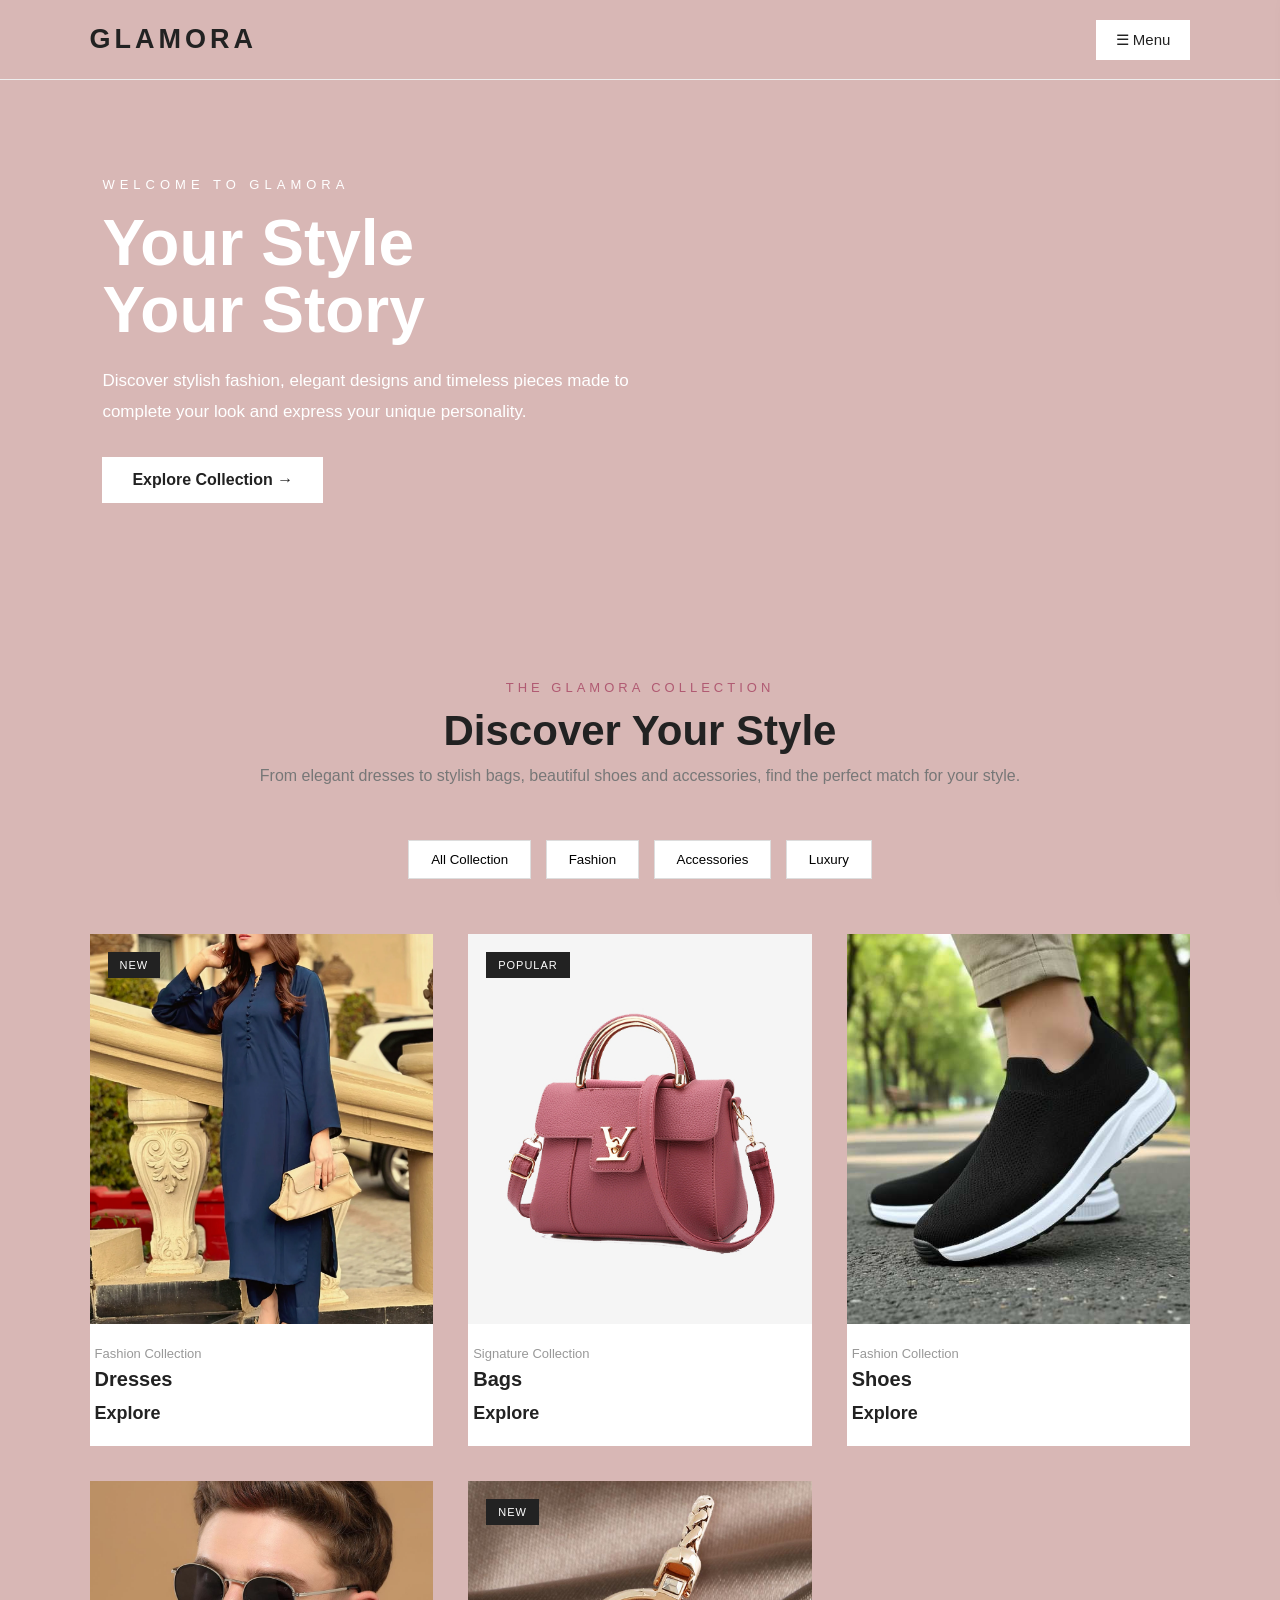
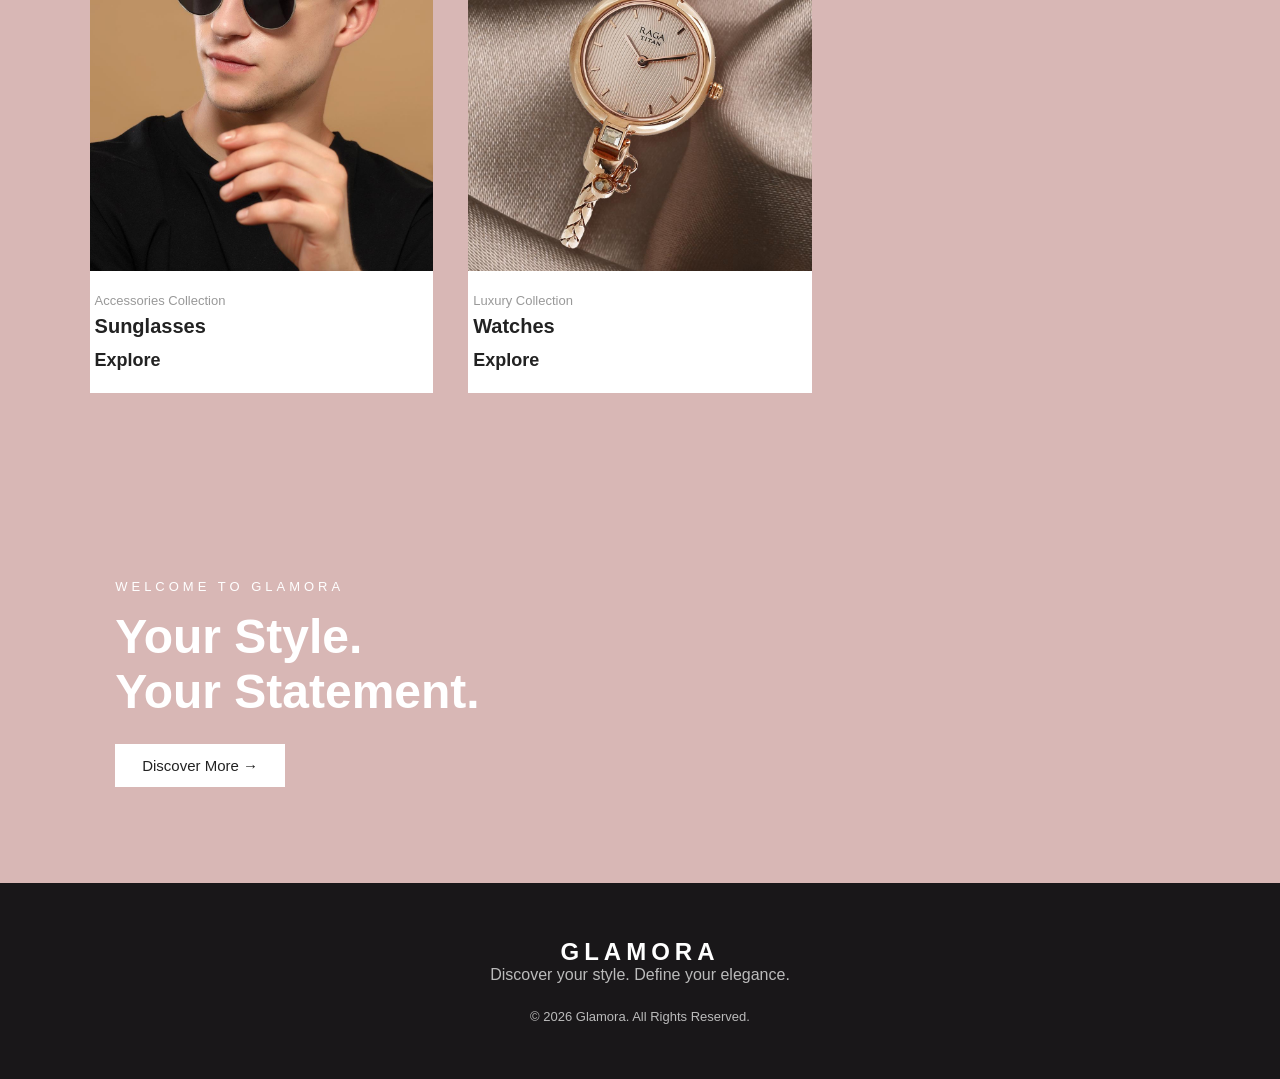
<file: index.html>
<!DOCTYPE html>

<html lang="en">

<head>
    <meta charset="UTF-8">
    <meta name="viewport" content="width=device-width, initial-scale=1.0">
    <title>Glamora | Home</title>
    <link rel="stylesheet" href="style.css">
</head>

<body>

<header class="home-header">

    <div class="home-logo">GLAMORA</div>

    <button class="menu-btn" onclick="openMenu()">
        ☰ Menu
    </button>

</header>


<!-- Side Menu -->
<div class="side-menu" id="sideMenu">

    <button class="close-btn" onclick="closeMenu()">
        ✕
    </button>

    <h2>GLAMORA</h2>

    <a href="index.html">Home</a>
    <a href="dresses.html">Dresses</a>
    <a href="bags.html">Bags</a>
    <a href="shoes.html">Shoes</a>
    <a href="sunglasses.html">Sunglasses</a>
    <a href="watches.html">Watches</a>
    <a href="contact.html">Contact</a>

</div>


<!-- Hero Section -->
<section class="bag-hero">

    <div class="bag-hero-content">

        <p>WELCOME TO GLAMORA</p>

        <h1>
            Your Style<br>
            Your Story
        </h1>

        <span>
            Discover stylish fashion, elegant designs and
            timeless pieces made to complete your look
            and express your unique personality.
        </span>

        <a href="#collection" class="bag-btn">
            Explore Collection →
        </a>

    </div>

</section>


<!-- Collection Heading -->
<section class="bag-heading" id="collection">

    <p>THE GLAMORA COLLECTION</p>

    <h2>Discover Your Style</h2>

    <span>
        From elegant dresses to stylish bags, beautiful shoes
        and accessories, find the perfect match for your style.
    </span>

</section>


<!-- Filters -->
<div class="bag-filters">

    <button>All Collection</button>
    <button>Fashion</button>
    <button>Accessories</button>
    <button>Luxury</button>

</div>


<!-- Glamora Collection -->
<section class="bag-grid">


    <!-- Dresses -->
    <div class="bag-card">

        <div class="bag-image">

            <img src="images/Home1.jpg">

            <span>NEW</span>

        </div>

        <div class="bag-info">

            <p>Fashion Collection</p>

            <h3>Dresses</h3>

            <strong>Explore</strong>

        </div>

    </div>


    <!-- Bags -->
    <div class="bag-card">

        <div class="bag-image">

            <img src="images/Home2.jpg" alt="Bags">

            <span>POPULAR</span>

        </div>

        <div class="bag-info">

            <p>Signature Collection</p>

            <h3>Bags</h3>

            <strong>Explore</strong>

        </div>

    </div>


    <!-- Shoes -->
    <div class="bag-card">

        <div class="bag-image">

           <img src="images/Home3.jpg" alt="Shoes">

        </div>

        <div class="bag-info">

            <p>Fashion Collection</p>

            <h3>Shoes</h3>

            <strong>Explore</strong>

        </div>

    </div>


    <!-- Sunglasses -->
    <div class="bag-card">

        <div class="bag-image">

           <img src="images/Home4.jpg" alt="Sunglasses">

        </div>

        <div class="bag-info">

            <p>Accessories Collection</p>

            <h3>Sunglasses</h3>

            <strong>Explore</strong>

        </div>

    </div>


    <!-- Watches -->
    <div class="bag-card">

        <div class="bag-image">

            <img src="images/Home5.jpg" alt="Watches">
            <span>NEW</span>

        </div>

        <div class="bag-info">

            <p>Luxury Collection</p>

            <h3>Watches</h3>

            <strong>Explore</strong>

        </div>

    </div>

</section>


<!-- Banner -->
<section class="bag-banner">

    <div>

        <p>WELCOME TO GLAMORA</p>

        <h2>
            Your Style.<br>
            Your Statement.
        </h2>

        <a href="#collection" class="discover-btn">
            Discover More →
        </a>

    </div>

</section>


<!-- Footer -->
<footer class="bag-footer">

    <h2>GLAMORA</h2>

    <p>
        Discover your style. Define your elegance.
    </p>

    <p class="bag-copy">
        © 2026 Glamora. All Rights Reserved.
    </p>

</footer>

<script src="script.js"></script>
</body>
</html>
</file>
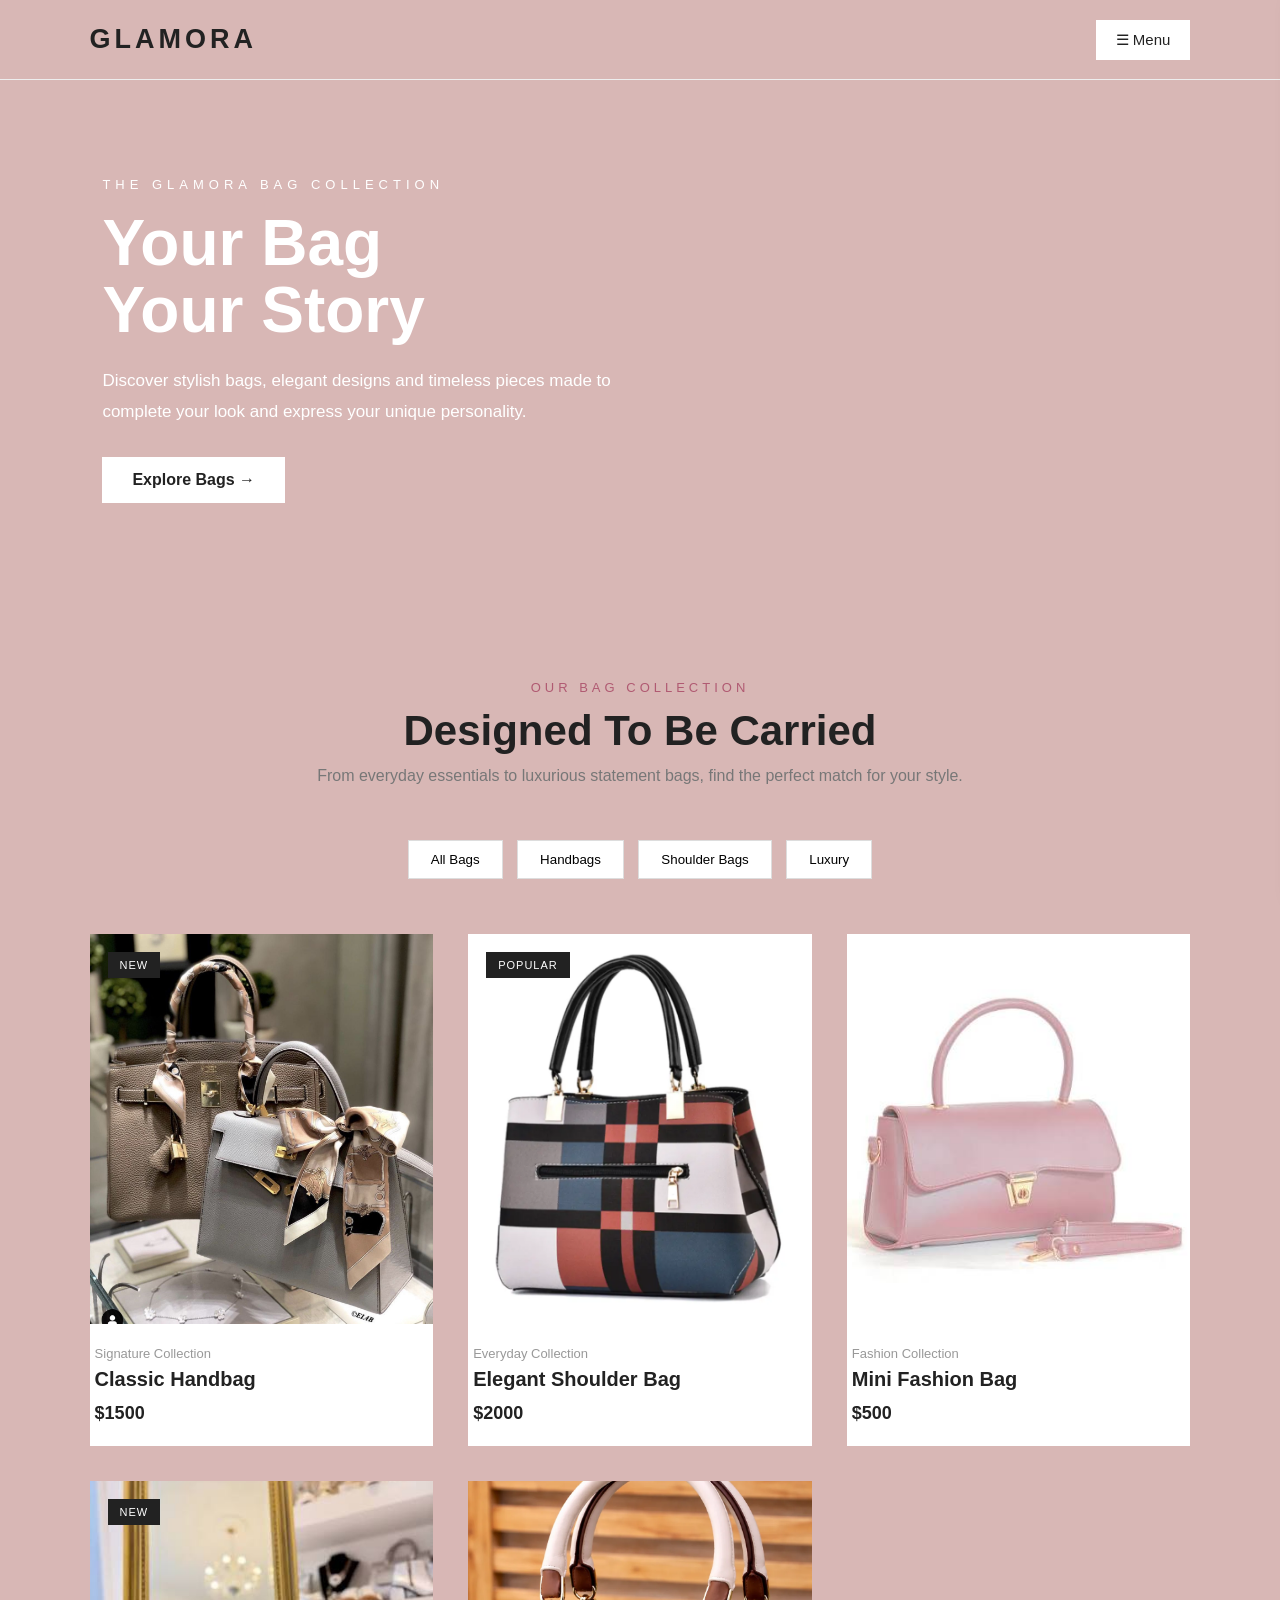
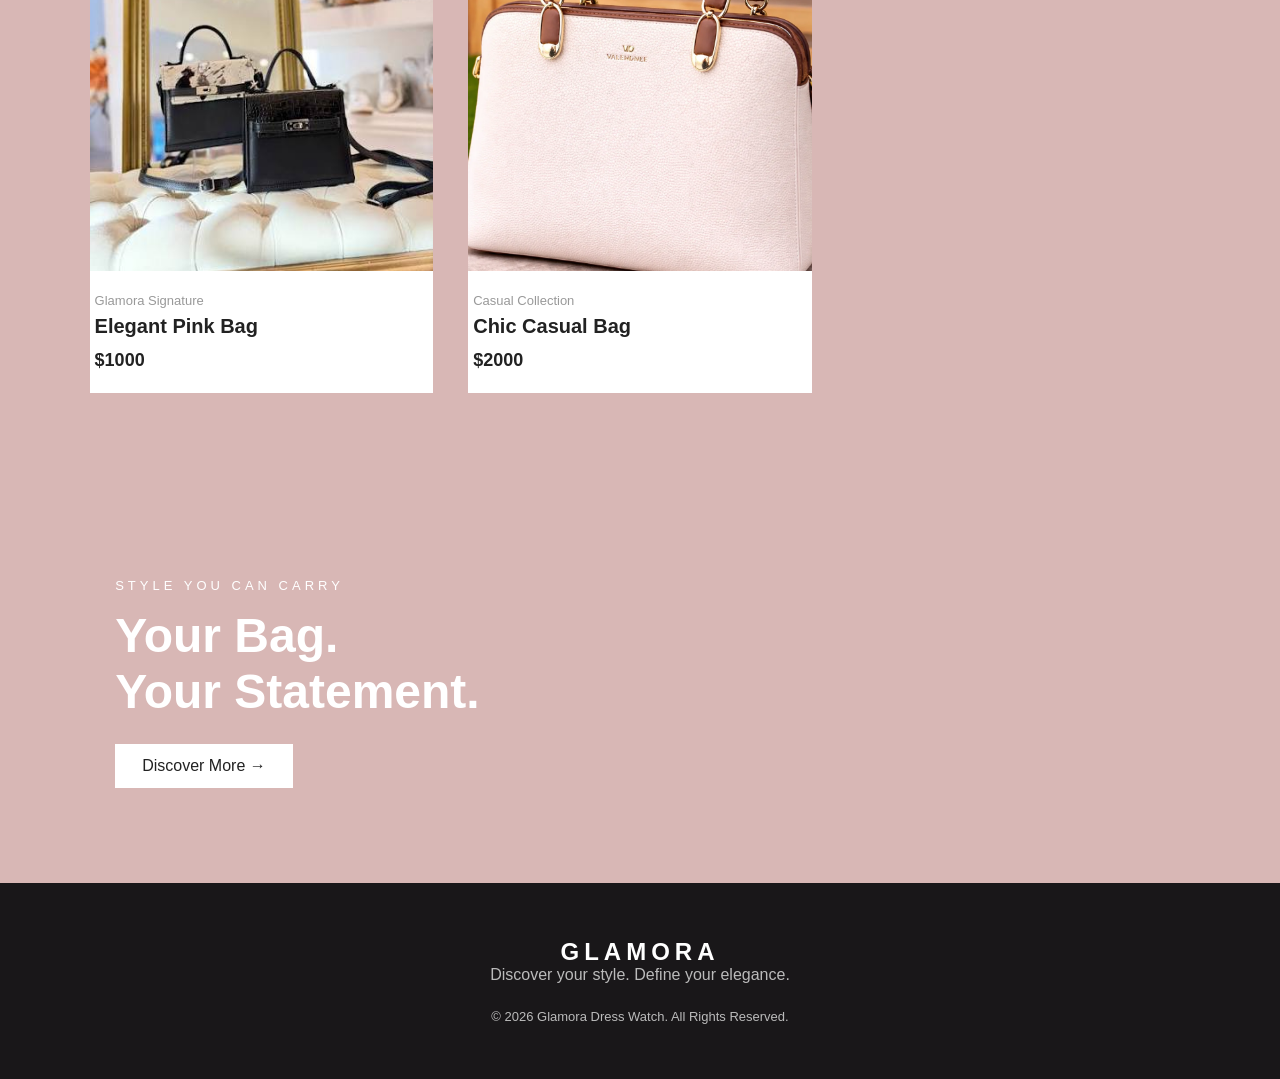
<file: bags.html>
<!DOCTYPE html>
<html lang="en">
<head>
    <meta charset="UTF-8">
    <meta name="viewport" content="width=device-width, initial-scale=1.0">
    <title>Glamora | Bags</title>
    <link rel="stylesheet" href="style.css">
</head>

<body>

    <header class="home-header">

    <div class="home-logo">GLAMORA</div>

    <button class="menu-btn" onclick="openMenu()">
        ☰ Menu
    </button>

</header>


<!-- Side Menu -->
<div class="side-menu" id="sideMenu">

    <button class="close-btn" onclick="closeMenu()">
        ✕
    </button>

    <h2>GLAMORA</h2>

    <a href="index.html">Home</a>
    <a href="dresses.html">Dresses</a>
    <a href="bags.html">Bags</a>
    <a href="shoes.html">Shoes</a>
    <a href="sunglasses.html">Sunglasses</a>
    <a href="watches.html">Watches</a>
    <a href="contact.html">Contact</a>

</div>

    <!-- Hero Section -->
    <section class="bag-hero">
        <div class="bag-hero-content">
    <p>THE GLAMORA BAG COLLECTION</p>
       <h1>Your Bag<br>Your Story</h1>                 

            <span>
                Discover stylish bags, elegant designs and
    timeless pieces made to complete your look
    and express your unique personality.
            </span>

            <a href="#bags" class="bag-btn">Explore Bags →</a>
        </div>
    </section>


    <!-- Collection Heading -->
    <section class="bag-heading" id="bags">
        <p>OUR BAG COLLECTION</p>
        <h2>Designed To Be Carried</h2>

        <span>
            From everyday essentials to luxurious statement bags,
            find the perfect match for your style.
        </span>
    </section>


    <!-- Filters -->
    <div class="bag-filters">
        <button>All Bags</button>
        <button>Handbags</button>
        <button>Shoulder Bags</button>
        <button>Luxury</button>
    </div>


    <!-- Bag Products -->
    <section class="bag-grid">

        <div class="bag-card">
            <div class="bag-image">
                <img src="images/Bages1.jpg" alt="Bags">
                <span>NEW</span>
            </div>

            <div class="bag-info">
                <p>Signature Collection</p>
                <h3>Classic Handbag</h3>
                <strong>$1500</strong>
            </div>
        </div>


        <div class="bag-card">
            <div class="bag-image">
                <img src="images/Bages2.jpg" alt="Bags">
                <span>POPULAR</span>
            </div>

            <div class="bag-info">
                <p>Everyday Collection</p>
                <h3>Elegant Shoulder Bag</h3>
                <strong>$2000</strong>
            </div>
        </div>


        


        <div class="bag-card">
            <div class="bag-image">
                <img src="images/Bages4.jpg" alt="Bags">
            </div>

            <div class="bag-info">
                <p>Fashion Collection</p>
                <h3>Mini Fashion Bag</h3>
                <strong>$500</strong>
            </div>
        </div>


        <div class="bag-card">
            <div class="bag-image">
                <img src="images/Bages5.jpg" alt="Bags">
                <span>NEW</span>
            </div>

            <div class="bag-info">
                <p>Glamora Signature</p>
                <h3>Elegant Pink Bag</h3>
                <strong>$1000</strong>
            </div>
        </div>


        <div class="bag-card">
            <div class="bag-image">
                <img src="images/Bages6.jpg" alt="Bags">
            </div>

            <div class="bag-info">
                <p>Casual Collection</p>
                <h3>Chic Casual Bag</h3>
                <strong>$2000</strong>
            </div>
        </div>

    </section>


    <!-- Banner -->
    <section class="bag-banner">
        <div>
            <p>STYLE YOU CAN CARRY</p>

            <h2>
                Your Bag.<br>
                Your Statement.
            </h2>

            <a href="#bags">Discover More →</a>
        </div>
    </section>


    <!-- Footer -->
    <footer class="bag-footer">
        <h2>GLAMORA</h2>

        <p>
            Discover your style. Define your elegance.
        </p>

        <p class="bag-copy">
            © 2026 Glamora Dress Watch. All Rights Reserved.
        </p>
    </footer>

</body>
<script>

function openMenu() {
    document.getElementById("sideMenu").classList.add("open");
}

function closeMenu() {
    document.getElementById("sideMenu").classList.remove("open");
}

</script>
</html>
</file>
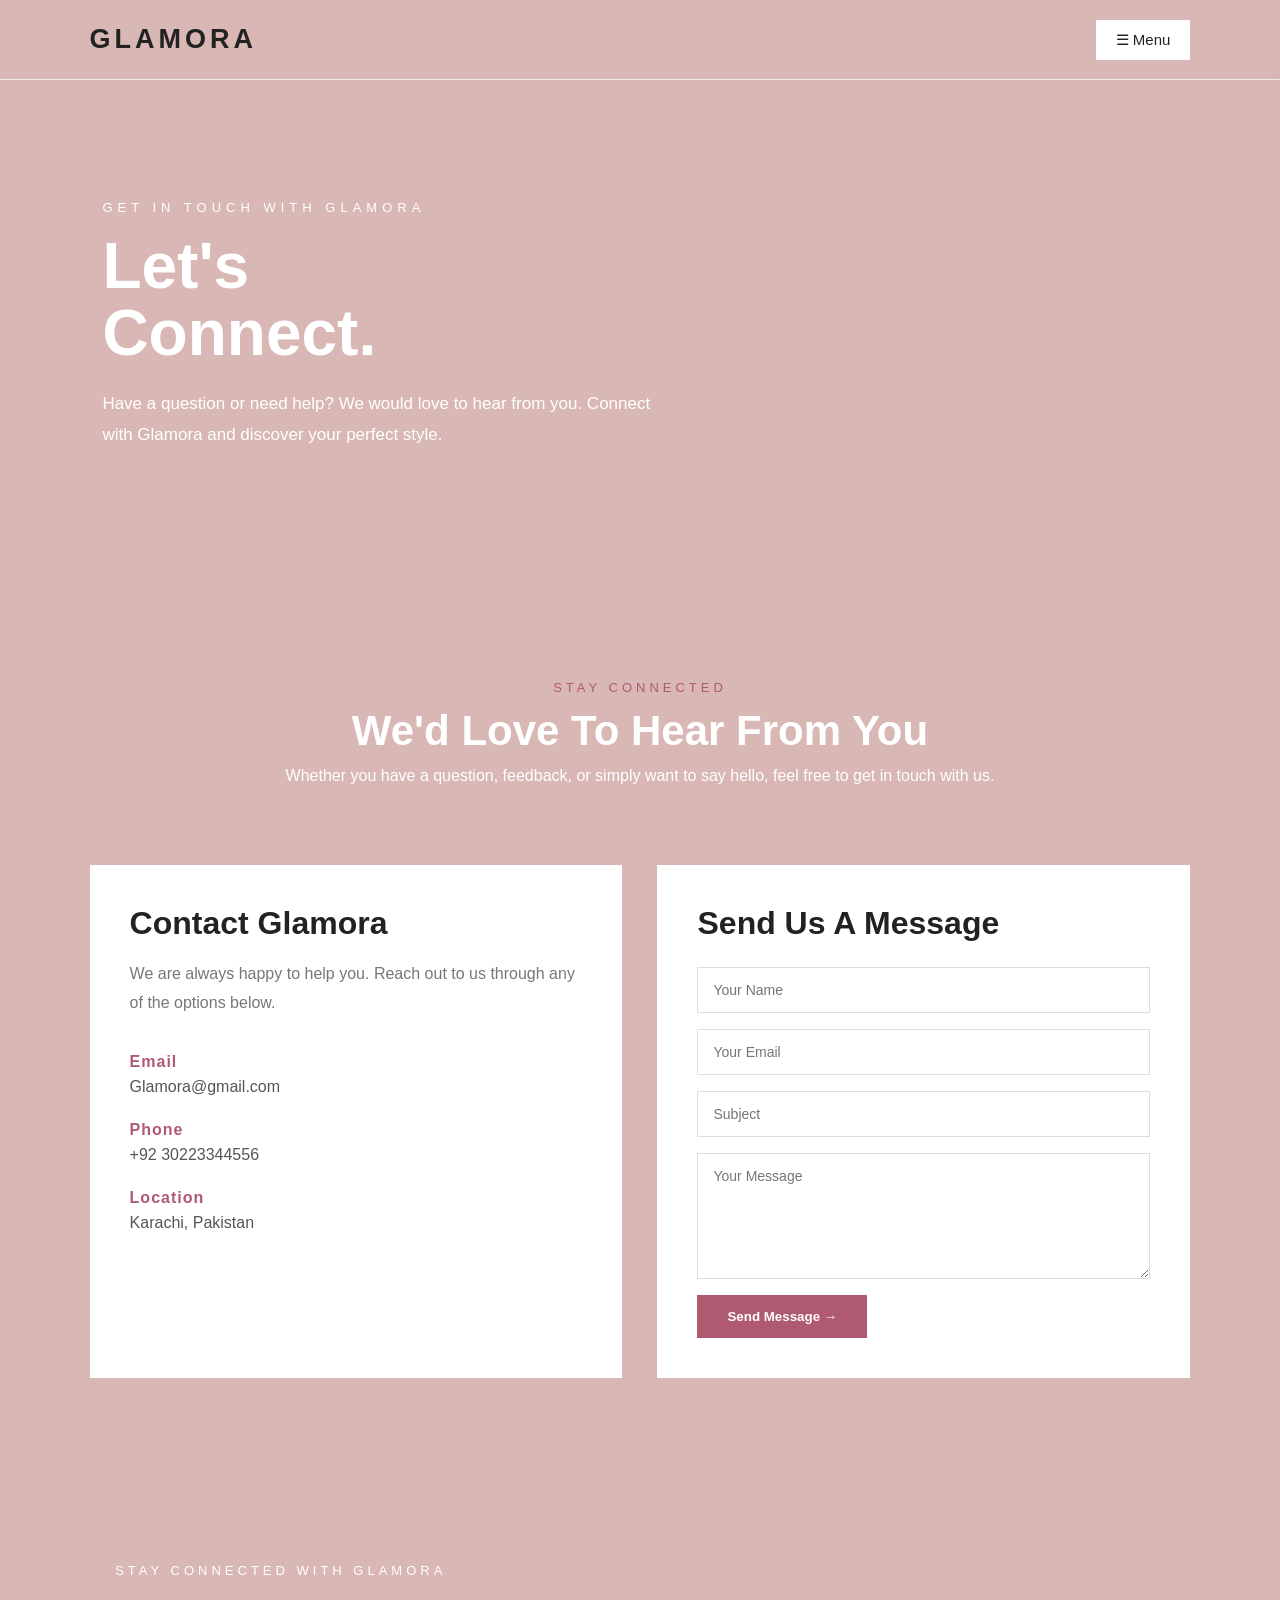
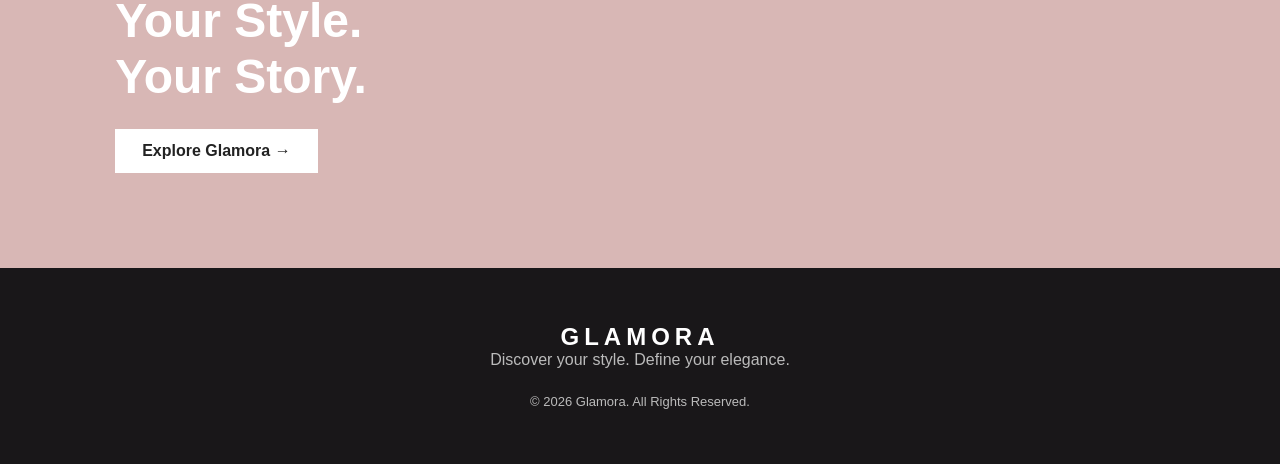
<file: Contact.html>
<!DOCTYPE html>
<html lang="en">

<head>

    <meta charset="UTF-8">

    <meta name="viewport" content="width=device-width, initial-scale=1.0">

    <title>GLAMORA | Contact</title>

    <link rel="stylesheet" href="Style.css">

</head>


<body>


    <!-- ==============================
         HEADER
    =============================== -->

    <header class="home-header">

        <div class="home-logo">
            GLAMORA
        </div>

        <button class="menu-btn" onclick="openMenu()">
            ☰ Menu
        </button>

    </header>



    <!-- ==============================
         SIDE MENU
    =============================== -->

    <div class="side-menu" id="sideMenu">

        <button class="close-btn" onclick="closeMenu()">
            ✕
        </button>

        <h2>GLAMORA</h2>

        <a href="index.html">Home</a>

        <a href="dresses.html">Dresses</a>

        <a href="bags.html">Bags</a>

        <a href="shoes.html">Shoes</a>

        <a href="sunglasses.html">Sunglasses</a>

        <a href="watches.html">Watches</a>

        <a href="contact.html">Contact</a>

    </div>



    <!-- ==============================
         CONTACT HERO
    =============================== -->

    <section class="contact-hero">

        <div class="contact-hero-content">

            <p>
                GET IN TOUCH WITH GLAMORA
            </p>

            <h1>
                Let's<br>
                Connect.
            </h1>

            <span>
                Have a question or need help?
                We would love to hear from you.
                Connect with Glamora and discover
                your perfect style.
            </span>

        </div>

    </section>



    <!-- ==============================
         CONTACT HEADING
    =============================== -->

    <section class="contact-heading">

        <p>
            STAY CONNECTED
        </p>

        <h2>
            We'd Love To Hear From You
        </h2>

        <span>
            Whether you have a question, feedback,
            or simply want to say hello, feel free
            to get in touch with us.
        </span>

    </section>



    <!-- ==============================
         CONTACT AREA
    =============================== -->

    <section class="contact-section">


        <!-- CONTACT INFORMATION -->

        <div class="contact-info">

            <h2>
                Contact Glamora
            </h2>

            <p>
                We are always happy to help you.
                Reach out to us through any of the
                options below.
            </p>


            <div class="contact-item">

                <h3>
                    Email
                </h3>

                <p>
                    Glamora@gmail.com
                </p>

            </div>


            <div class="contact-item">

                <h3>
                    Phone
                </h3>

                <p>
                    +92 30223344556
                                </p>

            </div>


            <div class="contact-item">

                <h3>
                    Location
                </h3>

                <p>
                    Karachi, Pakistan
                </p>

            </div>

        </div>



        <!-- CONTACT FORM -->

        <div class="contact-form">

            <h2>
                Send Us A Message
            </h2>


            <form>

                <input
                    type="text"
                    placeholder="Your Name"
                    required
                >


                <input
                    type="email"
                    placeholder="Your Email"
                    required
                >


                <input
                    type="text"
                    placeholder="Subject"
                    required
                >


                <textarea
                    rows="6"
                    placeholder="Your Message"
                    required
                ></textarea>


                <button type="submit">
                    Send Message →
                </button>

            </form>

        </div>

    </section>



    <!-- ==============================
         CONTACT BANNER
    =============================== -->

    <section class="contact-banner">

        <div>

            <p>
                STAY CONNECTED WITH GLAMORA
            </p>

            <h2>
                Your Style.<br>
                Your Story.
            </h2>

            <a href="index.html">
                Explore Glamora →
            </a>

        </div>

    </section>



    <!-- ==============================
         FOOTER
    =============================== -->

    <footer class="contact-footer">

        <h2>
            GLAMORA
        </h2>

        <p>
            Discover your style. Define your elegance.
        </p>

        <p class="contact-copy">
            © 2026 Glamora. All Rights Reserved.
        </p>

    </footer>



    <!-- ==============================
         MENU JAVASCRIPT
    =============================== -->

    <script>

        function openMenu() {

            document
                .getElementById("sideMenu")
                .classList.add("open");

        }


        function closeMenu() {

            document
                .getElementById("sideMenu")
                .classList.remove("open");

        }

    </script>


</body>

</html>
</file>
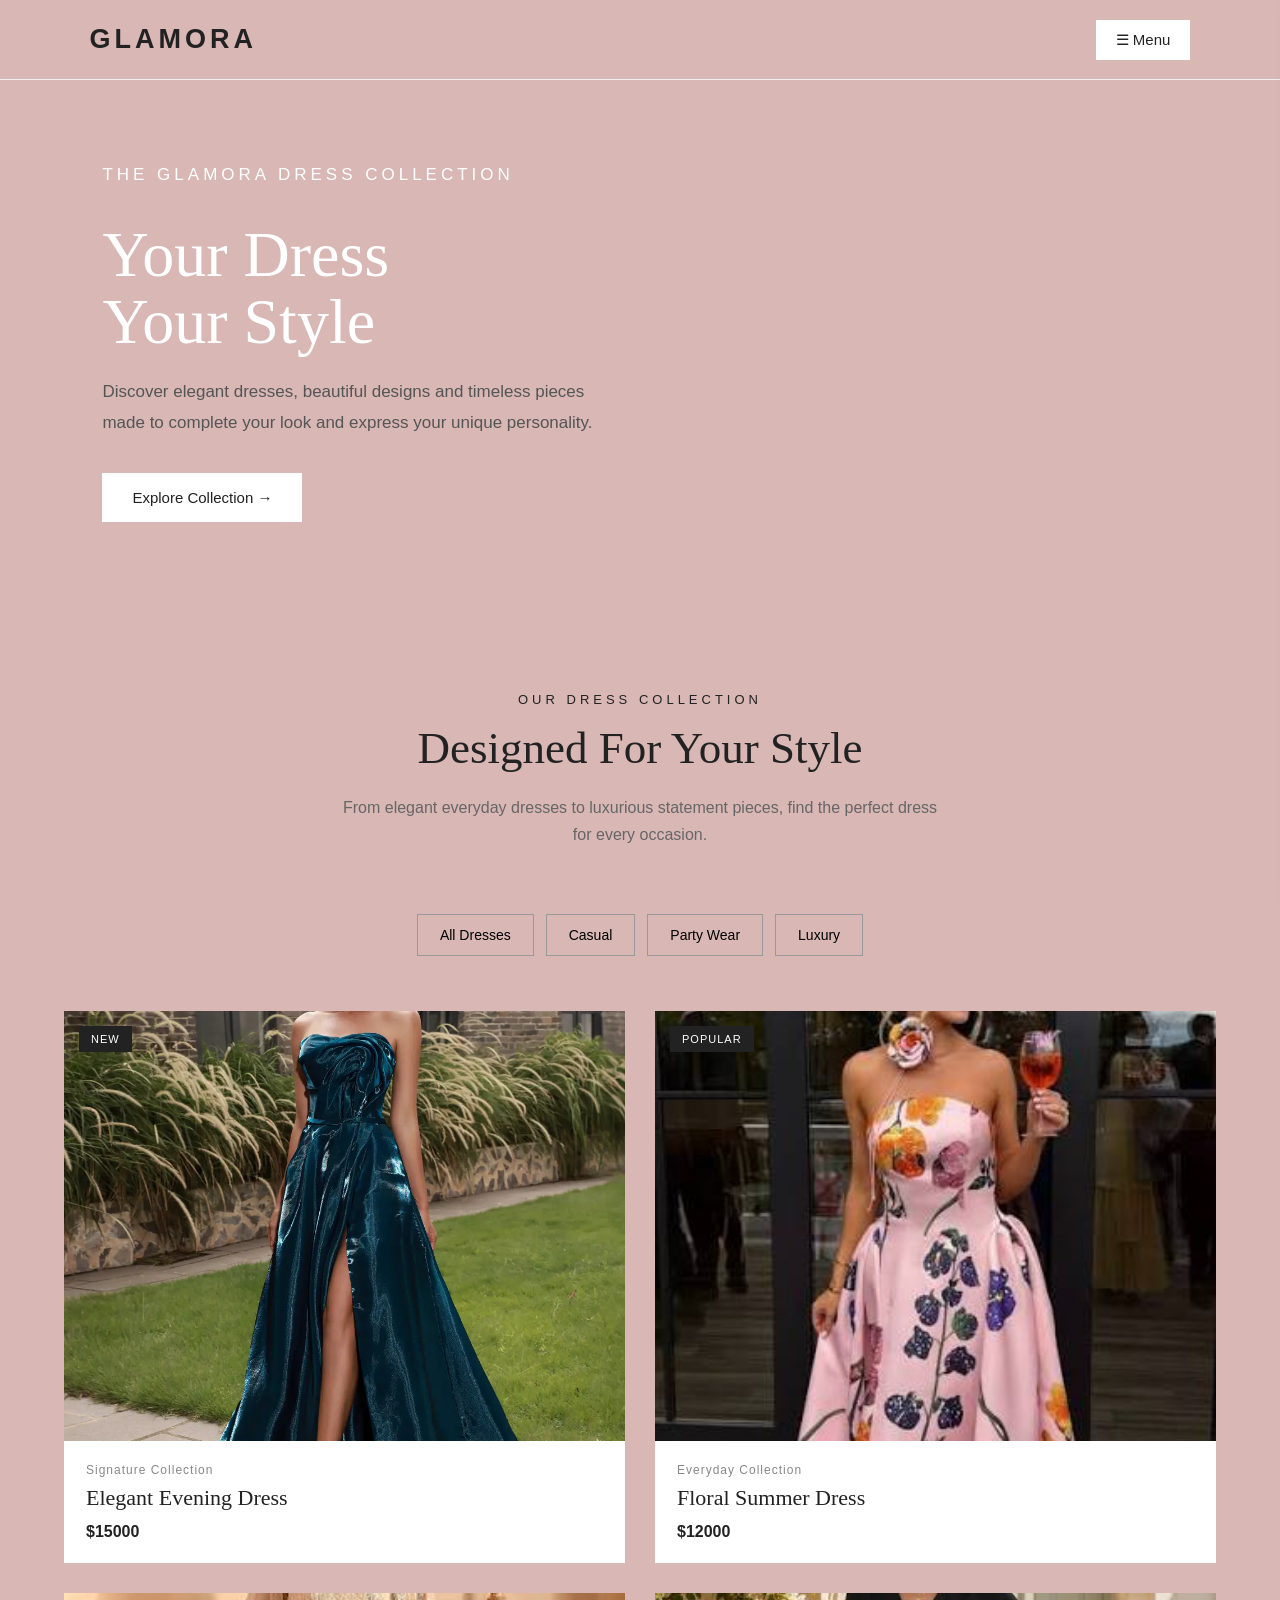
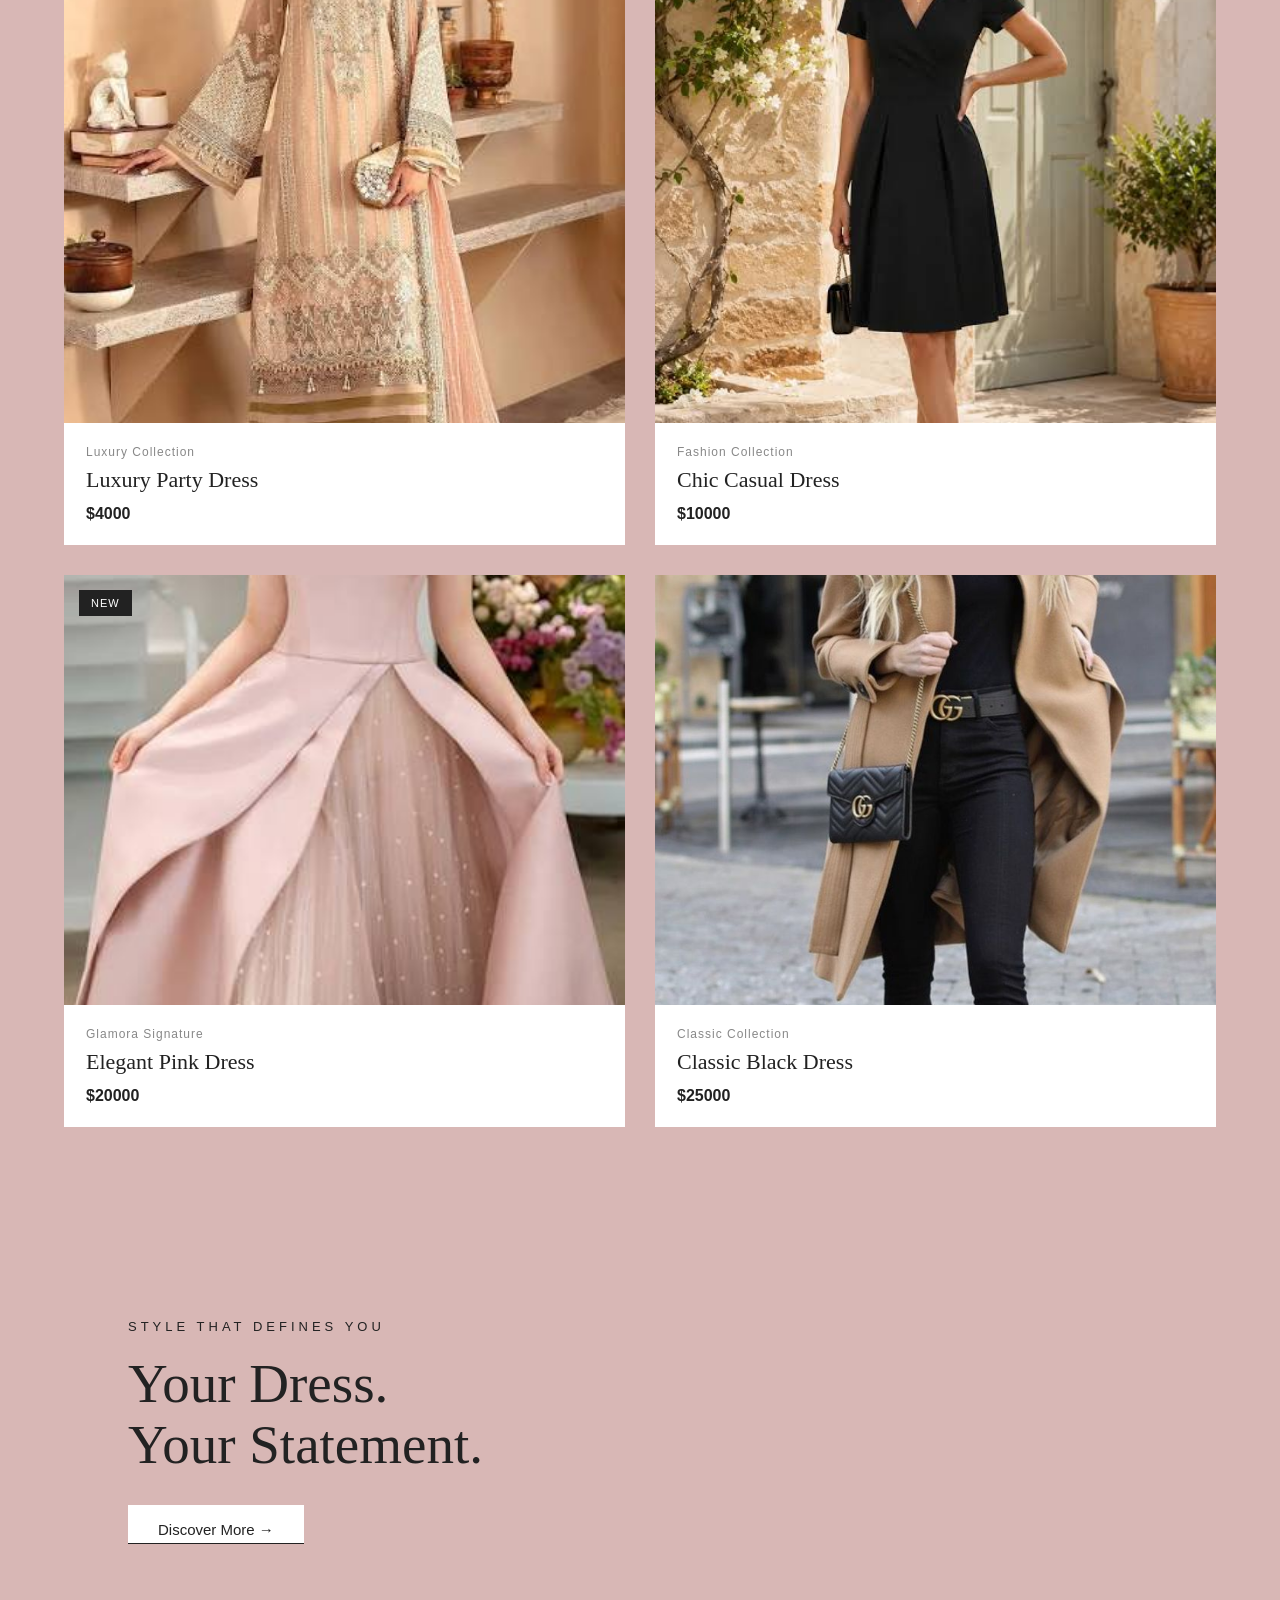
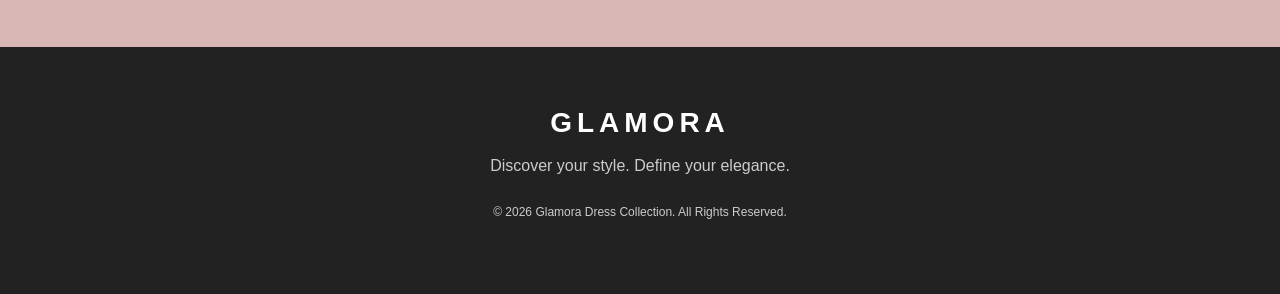
<file: dresses.html>
<!DOCTYPE html>

<html lang="en">
<head>
    <meta charset="UTF-8">
    <meta name="viewport" content="width=device-width, initial-scale=1.0">
    <title>Glamora | Dresses</title>
    <link rel="stylesheet" href="style.css">
</head>

<body>
<header class="home-header">

    <div class="home-logo">GLAMORA</div>

    <button class="menu-btn" onclick="openMenu()">
        ☰ Menu
    </button>

</header>


<!-- Side Menu -->
<div class="side-menu" id="sideMenu">

    <button class="close-btn" onclick="closeMenu()">
        ✕
    </button>

    <h2>GLAMORA</h2>

    <a href="index.html">Home</a>
    <a href="dresses.html">Dresses</a>
    <a href="bags.html">Bags</a>
    <a href="shoes.html">Shoes</a>
    <a href="sunglasses.html">Sunglasses</a>
    <a href="watches.html">Watches</a>
    <a href="contact.html">Contact</a>

</div>


<!-- Hero Section -->
<section class="dress-hero">

    <div class="dress-hero-content">

        <p>THE GLAMORA DRESS COLLECTION</p>

        <h1>Your Dress<br>Your Style</h1>

        <span>
            Discover elegant dresses, beautiful designs and
            timeless pieces made to complete your look
            and express your unique personality.
        </span>

         <a href="#dresses" class="dress-btn">
                  Explore Collection →
</a>

    </div>

</section>


<!-- Collection Heading -->
<section class="dress-heading" id="dresses">

    <p>OUR DRESS COLLECTION</p>

    <h2>Designed For Your Style</h2>

    <span>
        From elegant everyday dresses to luxurious statement
        pieces, find the perfect dress for every occasion.
    </span>

</section>


<!-- Filters -->
<div class="dress-filters">

    <button>All Dresses</button>
    <button>Casual</button>
    <button>Party Wear</button>
    <button>Luxury</button>

</div>


<!-- Dress Products -->
<section class="dress-grid">


    <div class="dress-card">

        <div class="dress-image">

            <img src="images/Dresses1.jpg" alt="Dresses">
            <span>NEW</span>

        </div>

        <div class="dress-info">

            <p>Signature Collection</p>

            <h3>Elegant Evening Dress</h3>

            <strong>$15000</strong>

        </div>

    </div>



    <div class="dress-card">

        <div class="dress-image">

             <img src="images/Dresses2.jpg" alt="Dresses">

            <span>POPULAR</span>

        </div>

        <div class="dress-info">

            <p>Everyday Collection</p>

            <h3>Floral Summer Dress</h3>

            <strong>$12000</strong>

        </div>

    </div>



    <div class="dress-card">

        <div class="dress-image">

            <img src="images/Dresses3.jpg" alt="Dresses">

        </div>

        <div class="dress-info">

            <p>Luxury Collection</p>

            <h3>Luxury Party Dress</h3>

            <strong>$4000</strong>

        </div>

    </div>



    <div class="dress-card">

        <div class="dress-image">

            <img src="images/Dresses4.jpg" alt="Dresses">

        </div>

        <div class="dress-info">

            <p>Fashion Collection</p>

            <h3>Chic Casual Dress</h3>

            <strong>$10000</strong>

        </div>

    </div>



    <div class="dress-card">

        <div class="dress-image">

            <img src="images/Dresses5.jpg" alt="Dresses">

            <span>NEW</span>

        </div>

        <div class="dress-info">

            <p>Glamora Signature</p>

            <h3>Elegant Pink Dress</h3>

            <strong>$20000</strong>

        </div>

    </div>



    <div class="dress-card">

        <div class="dress-image">

            <img src="images/Dresses6.jpg" alt="Dresses">

        </div>

        <div class="dress-info">

            <p>Classic Collection</p>

            <h3>Classic Black Dress</h3>

            <strong>$25000</strong>

        </div>

    </div>


</section>


<!-- Banner -->
<section class="dress-banner">

    <div>

        <p>STYLE THAT DEFINES YOU</p>

        <h2>
            Your Dress.<br>
            Your Statement.
        </h2>

       <a href="#dresses" class="discover-btn">Discover More →</a>

    </div>

</section>


<!-- Footer -->
<footer class="dress-footer">

    <h2>GLAMORA</h2>

    <p>
        Discover your style. Define your elegance.
    </p>

    <p class="dress-copy">
        © 2026 Glamora Dress Collection. All Rights Reserved.
    </p>

</footer>


<script>

    function openMenu() {
        document.getElementById("sideMenu").classList.add("open");
    }

    function closeMenu() {
        document.getElementById("sideMenu").classList.remove("open");
    }

</script>


</body>
</html>
</file>
<file: style.css>
/* =================================
   GLAMORA HOME PAGE
================================= */

* {
    margin: 0;
    padding: 0;
    box-sizing: border-box;
}

body {
    font-family: Arial, sans-serif;
    background: #f8f3f3;
    color: #222;
}


/* =================================
   HEADER
================================= */

.home-header {
    width: 100%;
    padding: 22px 7%;
    display: flex;
    justify-content: space-between;
    align-items: center;
    background-color: #D8B7B5;
    border-bottom: 1px solid #eee;
}

.home-logo {
    font-size: 27px;
    font-weight: bold;
    letter-spacing: 4px;
}


/* MENU BUTTON */

.menu-btn {
    border: none;
    background: white;
    color: #222;
    padding: 12px 22px;
    font-size: 14px;
    cursor: pointer;
    transition: 0.3s;
}

.menu-btn:hover {
    background: #b05a72;
    color: white;
}


/* =================================
   SIDE MENU
================================= */

.side-menu {
    position: fixed;
    top: 0;
    right: -300px;
    width: 300px;
    height: 100vh;
    background: white;
    padding: 70px 35px;
    z-index: 1000;
    box-shadow: -5px 0 20px rgba(0,0,0,0.15);
    transition: 0.4s;
}

.side-menu.open {
    right: 0;
}

.side-menu h2 {
    letter-spacing: 4px;
    margin-bottom: 35px;
}

.side-menu a {
    display: block;
    text-decoration: none;
    color: #222;
    font-size: 16px;
    padding: 13px 0;
    border-bottom: 1px solid #eee;
    transition: 0.3s;
}

.side-menu a:hover {
    color: #b05a72;
    padding-left: 8px;
}

.close-btn {
    position: absolute;
    top: 20px;
    right: 25px;
    border: none;
    background: none;
    font-size: 24px;
    cursor: pointer;
}


/* =================================
   HERO SECTION
================================= */

.home-hero {
    min-height: 520px;
    display: flex;
    align-items: center;
    padding: 80px 8%;
    background-color: #D8B7B5;
}

.home-content {
    max-width: 580px;
    color: white;
}

.home-content > p {
    letter-spacing: 5px;
    font-size: 13px;
    margin-bottom: 18px;
}

.home-content h1 {
    font-size: 64px;
    line-height: 1.05;
    margin-bottom: 22px;
}

.home-content span {
    display: block;
    font-size: 17px;
    line-height: 1.8;
    margin-bottom: 30px;
}

.home-btn {
    display: inline-block;
    padding: 14px 30px;
    background: white;
    color: #222;
    text-decoration: none;
    font-weight: bold;
    transition: 0.3s;
}

.home-btn:hover {
    background: #b05a72;
    color: white;
}


/* =================================
   CATEGORIES
================================= */

.home-categories {
    padding: 80px 7%;
    text-align: center;
    background: #f8f3f3;
}

.home-categories > p {
    color: #b05a72;
    letter-spacing: 4px;
    font-size: 13px;
}

.home-categories h2 {
    font-size: 42px;
    margin: 12px 0 45px;
}


/* =================================
   CATEGORY GRID
================================= */

.category-grid {
    width: 100%;
    display: grid;
    grid-template-columns: repeat(3, 1fr);
    gap: 30px;
}


/* CATEGORY CARD */

.category-card {
    background: white;
    text-decoration: none;
    color: #222;
    overflow: hidden;
    transition: 0.4s;
}

.category-card:hover {
    transform: translateY(-8px);
    box-shadow: 0 18px 40px rgba(0,0,0,0.12);
}


/* CATEGORY IMAGE */

.category-card img {
    width: 100%;
    height: 350px;
    display: block;
    object-fit: cover;
    transition: 0.5s;
}

.category-card:hover img {
    transform: scale(1.06);
}

.category-card h3 {
    font-size: 20px;
    padding: 20px;
}


/* =================================
   BOTTOM BANNER
================================= */

.home-banner {
    min-height: 400px;
    padding: 80px 9%;
    display: flex;
    align-items: center;
    background-color: #D8B7B5;
    color: white;
}

.home-banner p {
    letter-spacing: 4px;
    font-size: 13px;
}

.home-banner h2 {
    font-size: 48px;
    line-height: 1.15;
    margin: 15px 0 25px;
}

.home-banner a {
    display: inline-block;
    padding: 13px 27px;
    background: white;
    color: #222;
    text-decoration: none;
    font-weight: bold;
    transition: 0.3s;
}

.home-banner a:hover {
    background: #b05a72;
    color: white;
}


/* =================================
   FOOTER
================================= */

.home-footer {
    text-align: center;
    padding: 55px 20px;
    background: #191719;
    color: white;
}

.home-footer h2 {
    letter-spacing: 5px;
    margin-bottom: 15px;
}

.home-footer p {
    color: #bbb;
    margin-top: 8px;
}

.home-footer p:last-child {
    margin-top: 25px;
    font-size: 13px;
}


/* =================================
   RESPONSIVE
================================= */

@media (max-width: 900px) {

    .home-header {
        padding: 20px 5%;
    }

    .home-hero h1 {
        font-size: 48px;
    }

    .category-grid {
        grid-template-columns: repeat(2, 1fr);
    }
}


@media (max-width: 600px) {

    .home-header {
        padding: 18px 5%;
    }

    .home-logo {
        font-size: 22px;
    }

    .home-hero {
        min-height: 450px;
        padding: 60px 7%;
    }

    .home-content h1 {
        font-size: 40px;
    }

    .home-content span {
        font-size: 15px;
    }

    .home-categories h2 {
        font-size: 32px;
    }

    .category-grid {
        grid-template-columns: 1fr;
    }

    .category-card img {
        height: 320px;
    }

    .home-banner h2 {
        font-size: 36px;
    }
}
* {
  margin: 0;
  padding: 0;
  box-sizing: border-box;
  }

body {
font-family: Arial, sans-serif;
background: #f7f2ed;
color: #222;
}

/* =========================
HEADER
========================= */

.home-header {
height: 80px;
display: flex;
align-items: center;
justify-content: space-between;
padding: 0 60px;
background: #f7f2ed;
}

.home-logo {
font-size: 28px;
font-weight: bold;
letter-spacing: 4px;
}

.menu-btn {
background: #222;
color: white;
border: none;
padding: 12px 22px;
font-size: 15px;
cursor: pointer;
}

.menu-btn:hover {
background: #555;
}

/* =========================
SIDE MENU
========================= */

.side-menu {
position: fixed;
top: 0;
right: -320px;
width: 320px;
height: 100vh;
background: #fff;
padding: 30px;
z-index: 1000;
box-shadow: -5px 0 20px rgba(0,0,0,0.15);
transition: 0.4s ease;
}

.side-menu.open {
right: 0;
}

.side-menu h2 {
margin: 45px 0 30px;
letter-spacing: 3px;
}

.side-menu a {
display: block;
text-decoration: none;
color: #222;
font-size: 17px;
padding: 14px 0;
border-bottom: 1px solid #eee;
}

.side-menu a:hover {
padding-left: 8px;
}

.close-btn {
position: absolute;
right: 25px;
top: 20px;
background: none;
border: none;
font-size: 25px;
cursor: pointer;
}

/* =========================
HERO SECTION
========================= */

.dress-hero {
min-height: 650px;
display: flex;
align-items: center;
padding: 80px 10%;
background: #e9ddd2;
}

.dress-hero-content {
max-width: 600px;
}

.dress-hero-content p {
font-size: 13px;
letter-spacing: 4px;
margin-bottom: 20px;
}

.dress-hero-content h1 {
font-family: Georgia, serif;
font-size: 72px;
line-height: 1.05;
font-weight: normal;
margin-bottom: 25px;
}

.dress-hero-content span {
display: block;
max-width: 500px;
font-size: 17px;
line-height: 1.8;
color: #555;
margin-bottom: 35px;
}

/* Explore Collection Button */

.dress-btn {
display: inline-block;
text-decoration: none;
background: #222;
color: white;
padding: 16px 30px;
font-size: 15px;
transition: 0.3s;
}

.dress-btn:hover {
background: #555;
}

/* =========================
COLLECTION HEADING
========================= */

.dress-heading {
text-align: center;
padding: 90px 20px 45px;
}

.dress-heading p {
font-size: 13px;
letter-spacing: 4px;
margin-bottom: 15px;
}

.dress-heading h2 {
font-family: Georgia, serif;
font-size: 45px;
font-weight: normal;
margin-bottom: 20px;
}

.dress-heading span {
display: block;
max-width: 600px;
margin: auto;
color: #666;
line-height: 1.7;
}

/* =========================
FILTERS
========================= */

.dress-filters {
display: flex;
justify-content: center;
gap: 12px;
margin: 20px 0 55px;
flex-wrap: wrap;
}

.dress-filters button {
background: transparent;
border: 1px solid #999;
padding: 12px 22px;
cursor: pointer;
font-size: 14px;
}

.dress-filters button:hover {
background: #222;
color: white;
}

/* =========================
DRESS GRID
========================= */

.dress-grid {
width: 90%;
max-width: 1200px;
margin: auto;
display: grid;
grid-template-columns: repeat(3, 1fr);
gap: 30px;
padding-bottom: 90px;
}

/* =========================
DRESS CARD
========================= */

.dress-card {
background: white;
overflow: hidden;
transition: 0.3s;
}

.dress-card:hover {
transform: translateY(-5px);
}

.dress-image {
position: relative;
width: 100%;
height: 430px;
overflow: hidden;
}

.dress-image img {
width: 100%;
height: 100%;
object-fit: cover;
display: block;
}

.dress-image span {
position: absolute;
top: 15px;
left: 15px;
background: #222;
color: white;
padding: 7px 12px;
font-size: 11px;
letter-spacing: 1px;
}

/* =========================
DRESS INFORMATION
========================= */

.dress-info {
padding: 22px;
}

.dress-info p {
font-size: 12px;
color: #888;
letter-spacing: 1px;
margin-bottom: 8px;
}

.dress-info h3 {
font-family: Georgia, serif;
font-size: 22px;
font-weight: normal;
margin-bottom: 12px;
}

.dress-info strong {
font-size: 16px;
}

/* =========================
BANNER
========================= */

.dress-banner {
min-height: 430px;
display: flex;
align-items: center;
padding: 70px 10%;
background: #D8B7B5;
}

.dress-banner p {
font-size: 13px;
letter-spacing: 4px;
margin-bottom: 20px;
}

.dress-banner h2 {
font-family: Georgia, serif;
font-size: 55px;
line-height: 1.1;
font-weight: normal;
margin-bottom: 30px;
}

.dress-banner a {
display: inline-block;
text-decoration: none;
color: #222;
border-bottom: 1px solid #222;
padding-bottom: 5px;
}

/* =========================
FOOTER
========================= */

.dress-footer {
background: #222;
color: white;
text-align: center;
padding: 60px 20px;
}

.dress-footer h2 {
font-size: 28px;
letter-spacing: 5px;
margin-bottom: 18px;
}

.dress-footer p {
color: #ccc;
margin-bottom: 15px;
}

.dress-copy {
font-size: 12px;
margin-top: 30px;
}
/* Discover More Button */

.discover-btn {
    display: inline-block;
    text-decoration: none;
    background:white;
    color: white;
    padding: 16px 30px;
    font-size: 15px;
    cursor: pointer;
    transition: 0.3s;
}

.discover-btn:hover {
    background: #555;
}
/* Explore Dresses Button */

.dress-btn {
    display: inline-block;
    text-decoration: none;
    background:white;
    color:#222;
    padding: 16px 30px;
    font-size: 15px;
    cursor: pointer;
    transition: 0.3s;
}

.dress-btn:hover {
    background: #555;
}

/* =========================
RESPONSIVE
========================= */

@media (max-width: 900px) {}

.dress-grid {
    grid-template-columns: repeat(2, 1fr);
}

.dress-hero-content h1 {
    font-size: 55px;


}

@media (max-width: 600px) {

.home-header {
    padding: 0 20px;
}

.home-logo {
    font-size: 22px;
}

.dress-hero {
    min-height: 550px;
    padding: 60px 25px;
}

.dress-hero-content h1 {
    font-size: 45px;
}

.dress-heading h2 {
    font-size: 35px;
}

.dress-grid {
    grid-template-columns: 1fr;
    width: 90%;
}

.dress-image {
    height: 450px;
}

.dress-banner {
    padding: 60px 25px;
}

.dress-banner h2 {
    font-size: 40px;
}

.side-menu {
    width: 280px;
}


}


/* =========================
   MOBILE
========================= */

@media (max-width: 650px) {

    .home-header {
        height: 65px;

        padding: 0 20px;
    }

    .home-logo {
        font-size: 20px;
    }

    .home-nav {
        display: none;
    }

    .menu-btn {
        display: block;
    }

    .dress-hero {
        min-height: 400px;

        padding: 55px 25px;
    }

    .hero-content h1 {
        font-size: 40px;
    }

    .hero-content p {
        font-size: 15px;
    }

    .dress-collection {
        padding: 55px 20px;
    }

    .collection-heading h2 {
        font-size: 32px;
    }

    .dress-grid {
        grid-template-columns: 1fr;

        gap: 25px;
    }

    .dress-image {
        height: 450px;
    }

    .dress-banner {
        padding: 55px 25px;
    }

    .dress-banner h2 {
        font-size: 35px;
    }
/* =========================
   MENU BUTTON
========================= */

.menu-btn {
    display: block;

    background: transparent;

    border: none;

    font-size: 30px;

    color: #333;

    cursor: pointer;

    padding: 5px 10px;
}


/* =========================
   SIDE MENU
========================= */

.side-menu {
    position: fixed;

    top: 0;
    right: -300px;

    width: 280px;
    height: 100vh;

    background: #f7f7f5;

    padding: 80px 30px 30px;

    display: flex;
    flex-direction: column;

    gap: 25px;

    box-shadow: -5px 0 20px rgba(0, 0, 0, 0.12);

    z-index: 2000;

    transition: right 0.4s ease;
}


/* MENU OPEN */

.side-menu.active {
    right: 0;
}


/* MENU LINKS */

.side-menu a {
    text-decoration: none;

    color: #333;

    font-size: 17px;

    padding: 12px 5px;

    border-bottom: 1px solid #ddd;

    transition: 0.3s;
}

.side-menu a:hover {
    color: #9b7777;

    padding-left: 12px;
}


/* CLOSE BUTTON */

.close-btn {
    position: absolute;

    top: 20px;
    right: 25px;

    border: none;

    background: transparent;

    font-size: 32px;

    color: #333;

    cursor: pointer;
}


/* =========================
   MOBILE
========================= */

@media (max-width: 650px) {

    .home-header {
        padding: 0 20px;
    }

    .side-menu {
        width: 270px;
    }

}
}
/* =================================
   GLAMORA BAGS PAGE
================================= */

.bag-header {
    width: 100%;
    padding: 22px 7%;
    display: flex;
    justify-content: space-between;
    align-items: center;
    background-color:#D8B7B5;
    border-bottom: 1px solid #eee;
}

.bag-logo {
    font-size: 27px;
    font-weight: bold;
    letter-spacing: 4px;
}

.bag-header nav {
    display: flex;
    gap: 28px;
}

.bag-header nav a {
    text-decoration: none;
    color: #222;
    font-size: 15px;
    transition: 0.3s;
}

.bag-header nav a:hover,
.bag-header nav a.active {
    color: #b05a72;
}


/* HERO */

.bag-hero {
    min-height: 520px;
    display: flex;
    align-items: center;
    padding: 80px 8%;
    background-color:#D8B7B5;
        
}

.bag-hero-content {
    max-width: 580px;
    color: white;
}

.bag-hero-content > p {
    letter-spacing: 5px;
    font-size: 13px;
    margin-bottom: 18px;
}

.bag-hero h1 {
    font-size: 64px;
    line-height: 1.05;
    margin-bottom: 22px;
}

.bag-hero span {
    display: block;
    font-size: 17px;
    line-height: 1.8;
    margin-bottom: 30px;
}

.bag-btn {
    display: inline-block;
    padding: 14px 30px;
    background: white;
    color: #222;
    text-decoration: none;
    font-weight: bold;
    transition: 0.3s;
}

.bag-btn:hover {
    background: #b05a72;
    color: white;
}


/* HEADING */

.bag-heading {
    text-align: center;
    padding: 80px 20px 30px;
}

.bag-heading > p {
    color: #b05a72;
    letter-spacing: 4px;
    font-size: 13px;
}

.bag-heading h2 {
    font-size: 42px;
    margin: 12px 0;
}

.bag-heading span {
    color: #777;
}


/* FILTERS */

.bag-filters {
    text-align: center;
    padding: 20px 20px 50px;
}

.bag-filters button {
    border: 1px solid #ddd;
    background: white;
    padding: 11px 22px;
    margin: 5px;
    cursor: pointer;
    transition: 0.3s;
}

.bag-filters button:hover {
    background: #b05a72;
    color: white;
    border-color: #b05a72;
}


/* BAG GRID */

.bag-grid {
    width: 86%;
    margin: auto;
    display: grid;
    grid-template-columns: repeat(3, 1fr);
    gap: 35px;
    padding-bottom: 90px;
}

.bag-card {
    background: white;
    overflow: hidden;
    transition: 0.4s;
}

.bag-card:hover {
    transform: translateY(-8px);
    box-shadow: 0 18px 40px rgba(0,0,0,0.12);
}

.bag-image {
    height: 390px;
    position: relative;
    overflow: hidden;
}

.bag-image img {
    width: 100%;
    height: 100%;
    object-fit: cover;
    transition: 0.5s;
}

.bag-card:hover .bag-image img {
    transform: scale(1.06);
}

.bag-image span {
    position: absolute;
    top: 18px;
    left: 18px;
    background: #222;
    color: white;
    padding: 7px 12px;
    font-size: 11px;
    letter-spacing: 1px;
}

.bag-info {
    padding: 22px 5px;
}

.bag-info p {
    color: #999;
    font-size: 13px;
    margin-bottom: 7px;
}

.bag-info h3 {
    font-size: 20px;
    margin-bottom: 12px;
}

.bag-info strong {
    font-size: 18px;
}

.bag-info a {
    float: right;
    text-decoration: none;
    color: #b05a72;
    font-size: 14px;
}


/* BANNER */

.bag-banner {
    min-height: 400px;
    padding: 80px 9%;
    display: flex;
    align-items: center;

    background-color: #D8B7B5;

    color: white;
}

.bag-banner p {
    letter-spacing: 4px;
    font-size: 13px;
}

.bag-banner h2 {
    font-size: 48px;
    line-height: 1.15;
    margin: 15px 0 25px;
}

.bag-banner a {
    display: inline-block;
    padding: 13px 27px;
    background: white;
    color: #222;
    text-decoration: none;
}


/* FOOTER */

.bag-footer {
    text-align: center;
    padding: 55px 20px;
    background: #191719;
    color: white;
}

.bag-footer h2 {
    letter-spacing: 5px;
}

.bag-footer p {
    color: #bbb;
}

.bag-copy {
    margin-top: 25px;
    font-size: 13px;
}


/* RESPONSIVE */

@media (max-width: 900px) {

    .bag-header {
        flex-direction: column;
        gap: 20px;
    }

    .bag-hero h1 {
        font-size: 45px;
    }

    .bag-grid {
        grid-template-columns: repeat(2, 1fr);
    }
}

@media (max-width: 600px) {

    .bag-header nav {
        gap: 12px;
        flex-wrap: wrap;
        justify-content: center;
    }

    .bag-hero {
        min-height: 450px;
    }

    .bag-hero h1 {
        font-size: 40px;
    }

    .bag-heading h2 {
        font-size: 32px;
    }

    .bag-grid {
        grid-template-columns: 1fr;
    }
}
/* =================================
   GLAMORA SHOES PAGE
================================= */

.shoe-header {
    width: 100%;
    padding: 22px 7%;
    display: flex;
    justify-content: space-between;
    align-items: center;
    background: #fff;
    border-bottom: 1px solid #eee;
}

.shoe-logo {
    font-size: 27px;
    font-weight: bold;
    letter-spacing: 4px;
}

.shoe-header nav {
    display: flex;
    gap: 28px;
}

.shoe-header nav a {
    text-decoration: none;
    color: #222;
    font-size: 15px;
    transition: 0.3s;
}

.shoe-header nav a:hover,
.shoe-header nav a.active {
    color: #b05a72;
}


/* HERO */

.shoe-hero {
    min-height: 520px;
    display: flex;
    align-items: center;
    padding: 80px 8%;

    background-color: #D8B7B5;
}

.shoe-hero-content {
    max-width: 580px;
    color: white;
}

.shoe-hero-content > p {
    letter-spacing: 5px;
    font-size: 13px;
    margin-bottom: 18px;
}

.shoe-hero h1 {
    font-size: 64px;
    line-height: 1.05;
    margin-bottom: 22px;
}

.shoe-hero span {
    display: block;
    font-size: 17px;
    line-height: 1.8;
    margin-bottom: 30px;
}

.shoe-btn {
    display: inline-block;
    padding: 14px 30px;
    background: white;
    color: #222;
    text-decoration: none;
    font-weight: bold;
    transition: 0.3s;
}

.shoe-btn:hover {
    background: #b05a72;
    color: white;
}


/* HEADING */

.shoe-heading {
    text-align: center;
    padding: 80px 20px 30px;
}

.shoe-heading > p {
    color: #b05a72;
    letter-spacing: 4px;
    font-size: 13px;
}

.shoe-heading h2 {
    font-size: 42px;
    margin: 12px 0;
}

.shoe-heading span {
    color: #777;
}


/* FILTERS */

.shoe-filters {
    text-align: center;
    padding: 20px 20px 50px;
}

.shoe-filters button {
    border: 1px solid #ddd;
    background: white;
    padding: 11px 22px;
    margin: 5px;
    cursor: pointer;
    transition: 0.3s;
}

.shoe-filters button:hover {
    background: #b05a72;
    color: white;
    border-color: #b05a72;
}


/* PRODUCTS */

.shoe-grid {
    width: 86%;
    margin: auto;
    display: grid;
    grid-template-columns: repeat(3, 1fr);
    gap: 35px;
    padding-bottom: 90px;
}

.shoe-card {
    background: white;
    overflow: hidden;
    transition: 0.4s;
}

.shoe-card:hover {
    transform: translateY(-8px);
    box-shadow: 0 18px 40px rgba(0,0,0,0.12);
}

.shoe-image {
    height: 390px;
    position: relative;
    overflow: hidden;
}

.shoe-image img {
    width: 100%;
    height: 100%;
    object-fit: cover;
    transition: 0.5s;
}

.shoe-card:hover .shoe-image img {
    transform: scale(1.06);
}

.shoe-image span {
    position: absolute;
    top: 18px;
    left: 18px;
    background: #222;
    color: white;
    padding: 7px 12px;
    font-size: 11px;
    letter-spacing: 1px;
}

.shoe-info {
    padding: 22px 5px;
}

.shoe-info p {
    color: #999;
    font-size: 13px;
    margin-bottom: 7px;
}

.shoe-info h3 {
    font-size: 20px;
    margin-bottom: 12px;
}

.shoe-info strong {
    font-size: 18px;
}

.shoe-info a {
    float: right;
    text-decoration: none;
    color: #b05a72;
    font-size: 14px;
}


/* BOTTOM BANNER */

.shoe-banner {
    min-height: 400px;
    padding: 80px 9%;
    display: flex;
    align-items: center;

    background-color: #D8B7B5;

    color: white;
}

.shoe-banner p {
    letter-spacing: 4px;
    font-size: 13px;
}

.shoe-banner h2 {
    font-size: 48px;
    line-height: 1.15;
    margin: 15px 0 25px;
}

.shoe-banner a {
    display: inline-block;
    padding: 13px 27px;
    background: white;
    color: #222;
    text-decoration: none;
}


/* FOOTER */

.shoe-footer {
    text-align: center;
    padding: 55px 20px;
    background: #191719;
    color: white;
}

.shoe-footer h2 {
    letter-spacing: 5px;
}

.shoe-footer p {
    color: #bbb;
}

.shoe-copy {
    margin-top: 25px;
    font-size: 13px;
}


/* RESPONSIVE */

@media (max-width: 900px) {

    .shoe-header {
        flex-direction: column;
        gap: 20px;
    }

    .shoe-hero h1 {
        font-size: 45px;
    }

    .shoe-grid {
        grid-template-columns: repeat(2, 1fr);
    }
}

@media (max-width: 600px) {

    .shoe-header nav {
        gap: 12px;
        flex-wrap: wrap;
        justify-content: center;
    }

    .shoe-hero {
        min-height: 450px;
    }

    .shoe-hero h1 {
        font-size: 40px;
    }

    .shoe-heading h2 {
        font-size: 32px;
    }

    .shoe-grid {
        grid-template-columns: 1fr;
    }
}
* {
  margin: 0;
  padding: 0;
  box-sizing: border-box;
  }

body {
font-family: Arial, sans-serif;
background: #f7f2ed;
color: #222;
}

/* =========================
HEADER
========================= */

.home-header {
height: 80px;
display: flex;
align-items: center;
justify-content: space-between;
padding: 0 60px;
background: #f7f2ed;
}

.home-logo {
font-size: 28px;
font-weight: bold;
letter-spacing: 4px;
}

.menu-btn {
background: #222;
color: white;
border: none;
padding: 12px 22px;
font-size: 15px;
cursor: pointer;
}

.menu-btn:hover {
background: #555;
}

/* =========================
SIDE MENU
========================= */

.side-menu {
position: fixed;
top: 0;
right: -320px;
width: 320px;
height: 100vh;
background: #fff;
padding: 30px;
z-index: 1000;
box-shadow: -5px 0 20px rgba(0,0,0,0.15);
transition: 0.4s ease;
}

.side-menu.open {
right: 0;
}

.side-menu h2 {
margin: 45px 0 30px;
letter-spacing: 3px;
}

.side-menu a {
display: block;
text-decoration: none;
color: #222;
font-size: 17px;
padding: 14px 0;
border-bottom: 1px solid #eee;
}

.side-menu a:hover {
padding-left: 8px;
}

.close-btn {
position: absolute;
right: 25px;
top: 20px;
background: none;
border: none;
font-size: 25px;
cursor: pointer;
}

/* =========================
SUNGLASSES HERO
========================= */

.hero-content {
    width: 100%;
    max-width: 1100px;
    margin: 0 auto;
    text-align: center;
}

.hero-content h5 {
    text-align: center;
    margin-bottom: 15px;
}

.hero-content h1 {
    text-align: center;
    margin-bottom: 20px;
}

.hero-content p {
    text-align: center;
    margin: 0 auto;
    max-width: 800px;
}
/* Explore Sunglasses Button */

.sunglasses-btn {
display: inline-block;
text-decoration: none;
background: #222;
color: white;
padding: 16px 30px;
font-size: 15px;
cursor: pointer;
transition: 0.3s;
}

.sunglasses-btn:hover {
background: #555;
}

/* =========================
COLLECTION HEADING
========================= */

.sunglasses-heading {
text-align: center;
padding: 90px 20px 45px;
}

.sunglasses-heading p {
font-size: 13px;
letter-spacing: 4px;
margin-bottom: 15px;
}

.sunglasses-heading h2 {
font-family: Georgia, serif;
font-size: 45px;
font-weight: normal;
margin-bottom: 20px;
}

.sunglasses-heading span {
display: block;
max-width: 600px;
margin: auto;
color: #666;
line-height: 1.7;
}

/* =========================
FILTERS
========================= */

.sunglasses-filters {
display: flex;
justify-content: center;
gap: 12px;
margin: 20px 0 55px;
flex-wrap: wrap;
}

.sunglasses-filters button {
background: transparent;
border: 1px solid #999;
padding: 12px 22px;
cursor: pointer;
font-size: 14px;
}

.sunglasses-filters button:hover {
background: #222;
color: white;
}

/* =========================
SUNGLASSES GRID
========================= */

.sunglasses-grid {
width: 90%;
max-width: 1200px;
margin: auto;
display: grid;
grid-template-columns: repeat(3, 1fr);
gap: 30px;
padding-bottom: 90px;
}

/* =========================
SUNGLASSES CARD
========================= */

.sunglasses-card {
background: white;
overflow: hidden;
transition: 0.3s;
}

.sunglasses-card:hover {
transform: translateY(-5px);
}

.sunglasses-image {
position: relative;
width: 100%;
height: 430px;
overflow: hidden;
}

.sunglasses-image img {
width: 100%;
height: 100%;
object-fit: cover;
display: block;
}

.sunglasses-image span {
position: absolute;
top: 15px;
left: 15px;
background: #222;
color: white;
padding: 7px 12px;
font-size: 11px;
letter-spacing: 1px;
}

/* =========================
PRODUCT INFORMATION
========================= */

.sunglasses-info {
padding: 22px;
}

.sunglasses-info p {
font-size: 12px;
color: #888;
letter-spacing: 1px;
margin-bottom: 8px;
}

.sunglasses-info h3 {
font-family: Georgia, serif;
font-size: 22px;
font-weight: normal;
margin-bottom: 12px;
}

.sunglasses-info strong {
font-size: 16px;
}

/* =========================
BANNER
========================= */

.sunglasses-banner {
min-height: 430px;
display: flex;
align-items: center;
padding: 70px 10%;
background: #d9c8ba;
}

.sunglasses-banner p {
font-size: 13px;
letter-spacing: 4px;
margin-bottom: 20px;
}

.sunglasses-banner h2 {
font-family: Georgia, serif;
font-size: 55px;
line-height: 1.1;
font-weight: normal;
margin-bottom: 30px;
}

/* =========================
DISCOVER MORE BUTTON
========================= */

.discover-btn {
display: inline-block;
text-decoration: none;
background:white;
color:black;
padding: 16px 30px;
font-size: 15px;
cursor: pointer;
transition: 0.3s;
}

.discover-btn:hover {
background: #555;
}

/* =========================
FOOTER
========================= */

.sunglasses-footer {
background: #222;
color: white;
text-align: center;
padding: 60px 20px;
}

.sunglasses-footer h2 {
font-size: 28px;
letter-spacing: 5px;
margin-bottom: 18px;
}

.sunglasses-footer p {
color: #ccc;
margin-bottom: 15px;
}

.sunglasses-copy {
font-size: 12px;
margin-top: 30px;
}

/* =========================
RESPONSIVE
========================= */

@media (max-width: 900px) {


.sunglasses-grid {
    grid-template-columns: repeat(2, 1fr);
}

.sunglasses-hero-content h1 {
    font-size: 55px;
}


}

@media (max-width: 600px) {


.home-header {
    padding: 0 20px;
}

.home-logo {
    font-size: 22px;
}

.sunglasses-hero {
    min-height: 550px;
    padding: 60px 25px;
}

.sunglasses-hero-content h1 {
    font-size: 45px;
}

.sunglasses-heading h2 {
    font-size: 35px;
}

.sunglasses-grid {
    grid-template-columns: 1fr;
    width: 90%;
}

.sunglasses-image {
    height: 450px;
}

.sunglasses-banner {
    padding: 60px 25px;
}

.sunglasses-banner h2 {
    font-size: 40px;
}

.side-menu {
    width: 280px;
}


}


/* =================================
   RESPONSIVE
================================= */

@media (max-width: 900px) {

    .sunglasses-hero h1 {
        font-size: 45px;
    }

    .sunglasses-grid {
        grid-template-columns: repeat(2, 1fr);
    }
}


@media (max-width: 600px) {

    .sunglasses-hero {
        min-height: 450px;
    }

    .sunglasses-hero h1 {
        font-size: 40px;
    }

    .sunglasses-heading h2 {
        font-size: 32px;
    }

    .sunglasses-grid {
        grid-template-columns: 1fr;
    }

    .sunglasses-banner h2 {
        font-size: 38px;
    }
}
/* =================================
   GLAMORA WATCHES PAGE
================================= */

* {
    margin: 0;
    padding: 0;
    box-sizing: border-box;
}

body {
    font-family: Arial, sans-serif;
    background-color: #D8B7B5;
    color: #222;
}


/* =================================
   HEADER
================================= */

.home-header {
    width: 100%;
    padding: 22px 7%;

    display: flex;
    justify-content: space-between;
    align-items: center;

    background-color: #D8B7B5;
}

.home-logo {
    font-size: 27px;
    font-weight: bold;
    letter-spacing: 4px;
    color: #222;
}

.menu-btn {
    background: white;
    color: #222;

    border: none;

    padding: 11px 20px;

    font-size: 15px;

    cursor: pointer;

    transition: 0.3s;
}

.menu-btn:hover {
    background-color: #b05a72;
    color: white;
}


/* =================================
   SIDE MENU
================================= */

.side-menu {
    position: fixed;

    top: 0;
    right: -300px;

    width: 280px;
    height: 100vh;

    background-color: white;

    padding: 70px 30px;

    z-index: 999;

    box-shadow: -5px 0 20px rgba(0,0,0,0.15);

    transition: 0.4s;
}

.side-menu.open {
    right: 0;
}

.side-menu h2 {
    letter-spacing: 4px;

    margin-bottom: 35px;
}

.side-menu a {
    display: block;

    text-decoration: none;

    color: #222;

    font-size: 16px;

    padding: 13px 0;

    border-bottom: 1px solid #eee;

    transition: 0.3s;
}

.side-menu a:hover {
    color: #b05a72;

    padding-left: 8px;
}

.close-btn {
    position: absolute;

    top: 20px;
    right: 20px;

    background: none;

    border: none;

    font-size: 25px;

    cursor: pointer;

    color: #222;
}


/* =================================
   WATCH HERO
================================= */

.dress-hero {
    min-height: 520px;

    display: flex;

    align-items: center;

    padding: 80px 8%;

    background-color: #D8B7B5;
}

.dress-hero-content {
    max-width: 580px;

    color: white;
}

.dress-hero-content .small-title {
    letter-spacing: 5px;

    font-size: 13px;

    margin-bottom: 18px;
}

.dress-hero h1 {
    font-size: 64px;

    line-height: 1.05;

    margin-bottom: 22px;
}

.dress-hero-content > p:not(.small-title) {
    display: block;

    font-size: 17px;

    line-height: 1.8;

    margin-bottom: 30px;
}


/* =================================
   EXPLORE COLLECTION BUTTON
================================= */

.watch-btn {
    display: inline-block;

    padding: 14px 30px;

    background-color: white;

    color: #222;

    text-decoration: none;

    font-weight: bold;

    font-size: 15px;

    transition: 0.3s;
}

.watch-btn:hover {
    background-color: #b05a72;

    color: white;
}


/* =================================
   WATCH COLLECTION HEADING
================================= */

.watch-heading {
    text-align: center;

    padding: 80px 20px 30px;

    background-color: #D8B7B5;
}

.watch-heading > p {
    color: white;

    letter-spacing: 4px;

    font-size: 13px;

    margin-bottom: 10px;
}

.watch-heading h2 {
    font-size: 42px;

    margin: 12px 0;

    color: white;
}

.watch-heading span {
    display: block;

    color: white;

    font-size: 16px;

    line-height: 1.7;
}


/* =================================
   CATEGORY BUTTONS
================================= */

.Watch-filters {
    text-align: center;

    padding: 20px 20px 50px;

    background-color: #D8B7B5;
}

.watch-filters button {
    border: 1px solid #ddd;

    background-color: white;

    padding: 11px 22px;

    margin: 5px;

    cursor: pointer;

    transition: 0.3s;
}

.watch-filters button:hover {
    background-color: #b05a72;

    color: white;

    border-color: #b05a72;
}


/* =================================
   WATCH GRID
================================= */

.watch-grid {
    width: 86%;

    margin: auto;

    display: grid;

    grid-template-columns: repeat(3, 1fr);

    gap: 35px;

    padding-bottom: 90px;

    background-color: #D8B7B5;
}

.watch-card {
    background-color: white;

    overflow: hidden;

    transition: 0.4s;
}

.watch-card:hover {
    transform: translateY(-8px);

    box-shadow: 0 18px 40px rgba(0,0,0,0.12);
}


/* =================================
   WATCH IMAGE
================================= */

.watch-image {
    height: 390px;

    position: relative;

    overflow: hidden;
}

.watch-image img {
    width: 100%;

    height: 100%;

    object-fit: cover;

    transition: 0.5s;
}

.watch-card:hover .dress-image img {
    transform: scale(1.06);
}


/* =================================
   NEW / POPULAR LABEL
================================= */

.watch-image span {
    position: absolute;

    top: 18px;
    left: 18px;

    background-color: #222;

    color: white;

    padding: 7px 12px;

    font-size: 11px;

    letter-spacing: 1px;
}


/* =================================
   WATCH INFORMATION
================================= */

.watch-info {
    padding: 22px 5px;

    background-color: white;
}

.watch-info p {
    color: #999;

    font-size: 13px;

    margin-bottom: 7px;
}

.watch-info h3 {
    font-size: 20px;

    margin-bottom: 12px;
}

.watch-info strong {
    font-size: 18px;
}


/* =================================
   BOTTOM BANNER
================================= */

.watch-banner {
    min-height: 400px;

    padding: 80px 9%;

    display: flex;

    align-items: center;

    background-color: #D8B7B5;

    color: white;
}

.watch-banner p {
    letter-spacing: 4px;

    font-size: 13px;
}

.watch-banner h2 {
    font-size: 48px;

    line-height: 1.15;

    margin: 15px 0 25px;
}

.watch-banner a {
    display: inline-block;

    padding: 13px 27px;

    background-color: white;

    color: #222;

    text-decoration: none;

    font-weight: bold;

    transition: 0.3s;
}

.watch-banner a:hover {
    background-color: #b05a72;

    color: white;
}


/* =================================
   FOOTER
================================= */

.watch-footer {
    text-align: center;

    padding: 55px 20px;

    background-color: #191719;

    color: white;
}

.watch-footer h2 {
    letter-spacing: 5px;
}

.watch-footer p {
    color: #bbb;
}

.copyright {
    margin-top: 25px;

    font-size: 13px;
}


/* =================================
   RESPONSIVE
================================= */

@media (max-width: 900px) {

    .watch-hero h1 {
        font-size: 45px;
    }

    .watch-grid {
        grid-template-columns: repeat(2, 1fr);
    }
}


@media (max-width: 600px) {

    .watch-hero {
        min-height: 450px;
    }

    .watch-hero h1 {
        font-size: 40px;
    }

    .watch-heading h2 {
        font-size: 32px;
    }

    .Watch-grid {
        grid-template-columns: 1fr;
    }
}
/* =================================
   GLAMORA CONTACT PAGE
================================= */

* {
    margin: 0;
    padding: 0;
    box-sizing: border-box;
}

body {
    font-family: Arial, sans-serif;
    background-color: #D8B7B5;
    color: #222;
}


/* =================================
   HEADER
================================= */

.home-header {
    width: 100%;
    padding: 22px 7%;
    display: flex;
    justify-content: space-between;
    align-items: center;
    background-color: #D8B7B5;
}

.home-logo {
    font-size: 27px;
    font-weight: bold;
    letter-spacing: 4px;
    color: #222;
}

.menu-btn {
    background: white;
    color: #222;
    border: none;
    padding: 11px 20px;
    font-size: 15px;
    cursor: pointer;
    transition: 0.3s;
}

.menu-btn:hover {
    background-color: #b05a72;
    color: white;
}


/* =================================
   SIDE MENU
================================= */

.side-menu {
    position: fixed;
    top: 0;
    right: -300px;

    width: 280px;
    height: 100vh;

    background: white;

    padding: 70px 30px;

    box-sizing: border-box;

    z-index: 999;

    box-shadow: -5px 0 20px rgba(0,0,0,0.15);

    transition: 0.4s;
}

.side-menu.open {
    right: 0;
}

.side-menu h2 {
    letter-spacing: 4px;
    margin-bottom: 35px;
}

.side-menu a {
    display: block;

    text-decoration: none;

    color: #222;

    font-size: 16px;

    padding: 13px 0;

    border-bottom: 1px solid #eee;

    transition: 0.3s;
}

.side-menu a:hover {
    color: #b05a72;
    padding-left: 8px;
}

.close-btn {
    position: absolute;

    top: 20px;
    right: 20px;

    border: none;

    background: none;

    font-size: 25px;

    cursor: pointer;

    color: #222;
}


/* =================================
   CONTACT HERO
================================= */

.contact-hero {
    min-height: 520px;

    display: flex;

    align-items: center;

    padding: 80px 8%;

    background-color: #D8B7B5;

    color: white;
}

.contact-hero-content {
    max-width: 580px;
}

.contact-hero-content > p {
    letter-spacing: 5px;

    font-size: 13px;

    margin-bottom: 18px;
}

.contact-hero h1 {
    font-size: 64px;

    line-height: 1.05;

    margin-bottom: 22px;
}

.contact-hero span {
    display: block;

    font-size: 17px;

    line-height: 1.8;

    margin-bottom: 30px;
}


/* =================================
   CONTACT HEADING
================================= */

.contact-heading {
    text-align: center;

    padding: 80px 20px 30px;

    background-color: #D8B7B5;

    color: white;
}

.contact-heading > p {
    color: #b05a72;

    letter-spacing: 4px;

    font-size: 13px;
}

.contact-heading h2 {
    font-size: 42px;

    margin: 12px 0;

    color: white;
}

.contact-heading span {
    color: white;

    font-size: 16px;
}


/* =================================
   CONTACT SECTION
================================= */

.contact-section {
    width: 86%;

    margin: auto;

    display: grid;

    grid-template-columns: 1fr 1fr;

    gap: 35px;

    padding: 50px 0 90px;

    background-color: #D8B7B5;
}


/* =================================
   CONTACT INFORMATION
================================= */

.contact-info {
    background: white;

    padding: 40px;
}

.contact-info h2 {
    font-size: 32px;

    margin-bottom: 18px;
}

.contact-info > p {
    color: #777;

    line-height: 1.8;

    margin-bottom: 35px;
}

.contact-item {
    margin-bottom: 25px;
}

.contact-item h3 {
    color: #b05a72;

    font-size: 16px;

    letter-spacing: 1px;

    margin-bottom: 7px;
}

.contact-item p {
    color: #555;
}


/* =================================
   CONTACT FORM
================================= */

.contact-form {
    background: white;

    padding: 40px;
}

.contact-form h2 {
    font-size: 32px;

    margin-bottom: 25px;
}

.contact-form form {
    display: flex;

    flex-direction: column;

    gap: 16px;
}

.contact-form input,
.contact-form textarea {
    width: 100%;

    padding: 14px 15px;

    border: 1px solid #ddd;

    outline: none;

    font-family: Arial, sans-serif;

    font-size: 14px;
}

.contact-form input:focus,
.contact-form textarea:focus {
    border-color: #b05a72;
}

.contact-form textarea {
    resize: vertical;
}

.contact-form button {
    width: fit-content;

    padding: 14px 30px;

    border: none;

    background: #b05a72;

    color: white;

    font-weight: bold;

    cursor: pointer;

    transition: 0.3s;
}

.contact-form button:hover {
    background: #222;
}


/* =================================
   BANNER
================================= */

.contact-banner {
    min-height: 400px;

    padding: 80px 9%;

    display: flex;

    align-items: center;

    background-color: #D8B7B5;

    color: white;
}

.contact-banner p {
    letter-spacing: 4px;

    font-size: 13px;
}

.contact-banner h2 {
    font-size: 48px;

    line-height: 1.15;

    margin: 15px 0 25px;
}

.contact-banner a {
    display: inline-block;

    padding: 13px 27px;

    background: white;

    color: #222;

    text-decoration: none;

    font-weight: bold;

    transition: 0.3s;
}

.contact-banner a:hover {
    background: #b05a72;

    color: white;
}


/* =================================
   FOOTER
================================= */

.contact-footer {
    text-align: center;

    padding: 55px 20px;

    background: #191719;

    color: white;
}

.contact-footer h2 {
    letter-spacing: 5px;
}

.contact-footer p {
    color: #bbb;
}

.contact-copy {
    margin-top: 25px;

    font-size: 13px;
}


/* =================================
   RESPONSIVE
================================= */

@media (max-width: 900px) {

    .contact-hero h1 {
        font-size: 45px;
    }

    .contact-section {
        grid-template-columns: 1fr 1fr;
    }
}


@media (max-width: 600px) {

    .contact-hero {
        min-height: 450px;
    }

    .contact-hero h1 {
        font-size: 40px;
    }

    .contact-heading h2 {
        font-size: 32px;
    }

    .contact-section {
        grid-template-columns: 1fr;
    }

    .contact-banner h2 {
        font-size: 38px;
    }
}
</file>
<file: Style.css>
/* =================================
   GLAMORA HOME PAGE
================================= */

* {
    margin: 0;
    padding: 0;
    box-sizing: border-box;
}

body {
    font-family: Arial, sans-serif;
    background: #f8f3f3;
    color: #222;
}


/* =================================
   HEADER
================================= */

.home-header {
    width: 100%;
    padding: 22px 7%;
    display: flex;
    justify-content: space-between;
    align-items: center;
    background-color: #D8B7B5;
    border-bottom: 1px solid #eee;
}

.home-logo {
    font-size: 27px;
    font-weight: bold;
    letter-spacing: 4px;
}


/* MENU BUTTON */

.menu-btn {
    border: none;
    background: white;
    color: #222;
    padding: 12px 22px;
    font-size: 14px;
    cursor: pointer;
    transition: 0.3s;
}

.menu-btn:hover {
    background: #b05a72;
    color: white;
}


/* =================================
   SIDE MENU
================================= */

.side-menu {
    position: fixed;
    top: 0;
    right: -300px;
    width: 300px;
    height: 100vh;
    background: white;
    padding: 70px 35px;
    z-index: 1000;
    box-shadow: -5px 0 20px rgba(0,0,0,0.15);
    transition: 0.4s;
}

.side-menu.open {
    right: 0;
}

.side-menu h2 {
    letter-spacing: 4px;
    margin-bottom: 35px;
}

.side-menu a {
    display: block;
    text-decoration: none;
    color: #222;
    font-size: 16px;
    padding: 13px 0;
    border-bottom: 1px solid #eee;
    transition: 0.3s;
}

.side-menu a:hover {
    color: #b05a72;
    padding-left: 8px;
}

.close-btn {
    position: absolute;
    top: 20px;
    right: 25px;
    border: none;
    background: none;
    font-size: 24px;
    cursor: pointer;
}


/* =================================
   HERO SECTION
================================= */

.home-hero {
    min-height: 520px;
    display: flex;
    align-items: center;
    padding: 80px 8%;
    background-color: #D8B7B5;
}

.home-content {
    max-width: 580px;
    color: white;
}

.home-content > p {
    letter-spacing: 5px;
    font-size: 13px;
    margin-bottom: 18px;
}

.home-content h1 {
    font-size: 64px;
    line-height: 1.05;
    margin-bottom: 22px;
}

.home-content span {
    display: block;
    font-size: 17px;
    line-height: 1.8;
    margin-bottom: 30px;
}

.home-btn {
    display: inline-block;
    padding: 14px 30px;
    background: white;
    color: #222;
    text-decoration: none;
    font-weight: bold;
    transition: 0.3s;
}

.home-btn:hover {
    background: #b05a72;
    color: white;
}


/* =================================
   CATEGORIES
================================= */

.home-categories {
    padding: 80px 7%;
    text-align: center;
    background: #f8f3f3;
}

.home-categories > p {
    color: #b05a72;
    letter-spacing: 4px;
    font-size: 13px;
}

.home-categories h2 {
    font-size: 42px;
    margin: 12px 0 45px;
}


/* =================================
   CATEGORY GRID
================================= */

.category-grid {
    width: 100%;
    display: grid;
    grid-template-columns: repeat(3, 1fr);
    gap: 30px;
}


/* CATEGORY CARD */

.category-card {
    background: white;
    text-decoration: none;
    color: #222;
    overflow: hidden;
    transition: 0.4s;
}

.category-card:hover {
    transform: translateY(-8px);
    box-shadow: 0 18px 40px rgba(0,0,0,0.12);
}


/* CATEGORY IMAGE */

.category-card img {
    width: 100%;
    height: 350px;
    display: block;
    object-fit: cover;
    transition: 0.5s;
}

.category-card:hover img {
    transform: scale(1.06);
}

.category-card h3 {
    font-size: 20px;
    padding: 20px;
}


/* =================================
   BOTTOM BANNER
================================= */

.home-banner {
    min-height: 400px;
    padding: 80px 9%;
    display: flex;
    align-items: center;
    background-color: #D8B7B5;
    color: white;
}

.home-banner p {
    letter-spacing: 4px;
    font-size: 13px;
}

.home-banner h2 {
    font-size: 48px;
    line-height: 1.15;
    margin: 15px 0 25px;
}

.home-banner a {
    display: inline-block;
    padding: 13px 27px;
    background: white;
    color: #222;
    text-decoration: none;
    font-weight: bold;
    transition: 0.3s;
}

.home-banner a:hover {
    background: #b05a72;
    color: white;
}


/* =================================
   FOOTER
================================= */

.home-footer {
    text-align: center;
    padding: 55px 20px;
    background: #191719;
    color: white;
}

.home-footer h2 {
    letter-spacing: 5px;
    margin-bottom: 15px;
}

.home-footer p {
    color: #bbb;
    margin-top: 8px;
}

.home-footer p:last-child {
    margin-top: 25px;
    font-size: 13px;
}


/* =================================
   RESPONSIVE
================================= */

@media (max-width: 900px) {

    .home-header {
        padding: 20px 5%;
    }

    .home-hero h1 {
        font-size: 48px;
    }

    .category-grid {
        grid-template-columns: repeat(2, 1fr);
    }
}


@media (max-width: 600px) {

    .home-header {
        padding: 18px 5%;
    }

    .home-logo {
        font-size: 22px;
    }

    .home-hero {
        min-height: 450px;
        padding: 60px 7%;
    }

    .home-content h1 {
        font-size: 40px;
    }

    .home-content span {
        font-size: 15px;
    }

    .home-categories h2 {
        font-size: 32px;
    }

    .category-grid {
        grid-template-columns: 1fr;
    }

    .category-card img {
        height: 320px;
    }

    .home-banner h2 {
        font-size: 36px;
    }
}
* {
  margin: 0;
  padding: 0;
  box-sizing: border-box;
  }

body {
font-family: Arial, sans-serif;
background: #f7f2ed;
color: #222;
}

/* =========================
HEADER
========================= */

.home-header {
height: 80px;
display: flex;
align-items: center;
justify-content: space-between;
padding: 0 60px;
background: #f7f2ed;
}

.home-logo {
font-size: 28px;
font-weight: bold;
letter-spacing: 4px;
}

.menu-btn {
background: #222;
color: white;
border: none;
padding: 12px 22px;
font-size: 15px;
cursor: pointer;
}

.menu-btn:hover {
background: #555;
}

/* =========================
SIDE MENU
========================= */

.side-menu {
position: fixed;
top: 0;
right: -320px;
width: 320px;
height: 100vh;
background: #fff;
padding: 30px;
z-index: 1000;
box-shadow: -5px 0 20px rgba(0,0,0,0.15);
transition: 0.4s ease;
}

.side-menu.open {
right: 0;
}

.side-menu h2 {
margin: 45px 0 30px;
letter-spacing: 3px;
}

.side-menu a {
display: block;
text-decoration: none;
color: #222;
font-size: 17px;
padding: 14px 0;
border-bottom: 1px solid #eee;
}

.side-menu a:hover {
padding-left: 8px;
}

.close-btn {
position: absolute;
right: 25px;
top: 20px;
background: none;
border: none;
font-size: 25px;
cursor: pointer;
}

/* =========================
HERO SECTION
========================= */

.dress-hero {
min-height: 650px;
display: flex;
align-items: center;
padding: 80px 10%;
background: #e9ddd2;
}

.dress-hero-content {
max-width: 600px;
}

.dress-hero-content p {
font-size: 13px;
letter-spacing: 4px;
margin-bottom: 20px;
}

.dress-hero-content h1 {
font-family: Georgia, serif;
font-size: 72px;
line-height: 1.05;
font-weight: normal;
margin-bottom: 25px;
}

.dress-hero-content span {
display: block;
max-width: 500px;
font-size: 17px;
line-height: 1.8;
color: #555;
margin-bottom: 35px;
}

/* Explore Collection Button */

.dress-btn {
display: inline-block;
text-decoration: none;
background: #222;
color: white;
padding: 16px 30px;
font-size: 15px;
transition: 0.3s;
}

.dress-btn:hover {
background: #555;
}

/* =========================
COLLECTION HEADING
========================= */

.dress-heading {
text-align: center;
padding: 90px 20px 45px;
}

.dress-heading p {
font-size: 13px;
letter-spacing: 4px;
margin-bottom: 15px;
}

.dress-heading h2 {
font-family: Georgia, serif;
font-size: 45px;
font-weight: normal;
margin-bottom: 20px;
}

.dress-heading span {
display: block;
max-width: 600px;
margin: auto;
color: #666;
line-height: 1.7;
}

/* =========================
FILTERS
========================= */

.dress-filters {
display: flex;
justify-content: center;
gap: 12px;
margin: 20px 0 55px;
flex-wrap: wrap;
}

.dress-filters button {
background: transparent;
border: 1px solid #999;
padding: 12px 22px;
cursor: pointer;
font-size: 14px;
}

.dress-filters button:hover {
background: #222;
color: white;
}

/* =========================
DRESS GRID
========================= */

.dress-grid {
width: 90%;
max-width: 1200px;
margin: auto;
display: grid;
grid-template-columns: repeat(3, 1fr);
gap: 30px;
padding-bottom: 90px;
}

/* =========================
DRESS CARD
========================= */

.dress-card {
background: white;
overflow: hidden;
transition: 0.3s;
}

.dress-card:hover {
transform: translateY(-5px);
}

.dress-image {
position: relative;
width: 100%;
height: 430px;
overflow: hidden;
}

.dress-image img {
width: 100%;
height: 100%;
object-fit: cover;
display: block;
}

.dress-image span {
position: absolute;
top: 15px;
left: 15px;
background: #222;
color: white;
padding: 7px 12px;
font-size: 11px;
letter-spacing: 1px;
}

/* =========================
DRESS INFORMATION
========================= */

.dress-info {
padding: 22px;
}

.dress-info p {
font-size: 12px;
color: #888;
letter-spacing: 1px;
margin-bottom: 8px;
}

.dress-info h3 {
font-family: Georgia, serif;
font-size: 22px;
font-weight: normal;
margin-bottom: 12px;
}

.dress-info strong {
font-size: 16px;
}

/* =========================
BANNER
========================= */

.dress-banner {
min-height: 430px;
display: flex;
align-items: center;
padding: 70px 10%;
background: #D8B7B5;
}

.dress-banner p {
font-size: 13px;
letter-spacing: 4px;
margin-bottom: 20px;
}

.dress-banner h2 {
font-family: Georgia, serif;
font-size: 55px;
line-height: 1.1;
font-weight: normal;
margin-bottom: 30px;
}

.dress-banner a {
display: inline-block;
text-decoration: none;
color: #222;
border-bottom: 1px solid #222;
padding-bottom: 5px;
}

/* =========================
FOOTER
========================= */

.dress-footer {
background: #222;
color: white;
text-align: center;
padding: 60px 20px;
}

.dress-footer h2 {
font-size: 28px;
letter-spacing: 5px;
margin-bottom: 18px;
}

.dress-footer p {
color: #ccc;
margin-bottom: 15px;
}

.dress-copy {
font-size: 12px;
margin-top: 30px;
}
/* Discover More Button */

.discover-btn {
    display: inline-block;
    text-decoration: none;
    background:white;
    color: white;
    padding: 16px 30px;
    font-size: 15px;
    cursor: pointer;
    transition: 0.3s;
}

.discover-btn:hover {
    background: #555;
}
/* Explore Dresses Button */

.dress-btn {
    display: inline-block;
    text-decoration: none;
    background:white;
    color:#222;
    padding: 16px 30px;
    font-size: 15px;
    cursor: pointer;
    transition: 0.3s;
}

.dress-btn:hover {
    background: #555;
}

/* =========================
RESPONSIVE
========================= */

@media (max-width: 900px) {}

.dress-grid {
    grid-template-columns: repeat(2, 1fr);
}

.dress-hero-content h1 {
    font-size: 55px;


}

@media (max-width: 600px) {

.home-header {
    padding: 0 20px;
}

.home-logo {
    font-size: 22px;
}

.dress-hero {
    min-height: 550px;
    padding: 60px 25px;
}

.dress-hero-content h1 {
    font-size: 45px;
}

.dress-heading h2 {
    font-size: 35px;
}

.dress-grid {
    grid-template-columns: 1fr;
    width: 90%;
}

.dress-image {
    height: 450px;
}

.dress-banner {
    padding: 60px 25px;
}

.dress-banner h2 {
    font-size: 40px;
}

.side-menu {
    width: 280px;
}


}


/* =========================
   MOBILE
========================= */

@media (max-width: 650px) {

    .home-header {
        height: 65px;

        padding: 0 20px;
    }

    .home-logo {
        font-size: 20px;
    }

    .home-nav {
        display: none;
    }

    .menu-btn {
        display: block;
    }

    .dress-hero {
        min-height: 400px;

        padding: 55px 25px;
    }

    .hero-content h1 {
        font-size: 40px;
    }

    .hero-content p {
        font-size: 15px;
    }

    .dress-collection {
        padding: 55px 20px;
    }

    .collection-heading h2 {
        font-size: 32px;
    }

    .dress-grid {
        grid-template-columns: 1fr;

        gap: 25px;
    }

    .dress-image {
        height: 450px;
    }

    .dress-banner {
        padding: 55px 25px;
    }

    .dress-banner h2 {
        font-size: 35px;
    }
/* =========================
   MENU BUTTON
========================= */

.menu-btn {
    display: block;

    background: transparent;

    border: none;

    font-size: 30px;

    color: #333;

    cursor: pointer;

    padding: 5px 10px;
}


/* =========================
   SIDE MENU
========================= */

.side-menu {
    position: fixed;

    top: 0;
    right: -300px;

    width: 280px;
    height: 100vh;

    background: #f7f7f5;

    padding: 80px 30px 30px;

    display: flex;
    flex-direction: column;

    gap: 25px;

    box-shadow: -5px 0 20px rgba(0, 0, 0, 0.12);

    z-index: 2000;

    transition: right 0.4s ease;
}


/* MENU OPEN */

.side-menu.active {
    right: 0;
}


/* MENU LINKS */

.side-menu a {
    text-decoration: none;

    color: #333;

    font-size: 17px;

    padding: 12px 5px;

    border-bottom: 1px solid #ddd;

    transition: 0.3s;
}

.side-menu a:hover {
    color: #9b7777;

    padding-left: 12px;
}


/* CLOSE BUTTON */

.close-btn {
    position: absolute;

    top: 20px;
    right: 25px;

    border: none;

    background: transparent;

    font-size: 32px;

    color: #333;

    cursor: pointer;
}


/* =========================
   MOBILE
========================= */

@media (max-width: 650px) {

    .home-header {
        padding: 0 20px;
    }

    .side-menu {
        width: 270px;
    }

}
}
/* =================================
   GLAMORA BAGS PAGE
================================= */

.bag-header {
    width: 100%;
    padding: 22px 7%;
    display: flex;
    justify-content: space-between;
    align-items: center;
    background-color:#D8B7B5;
    border-bottom: 1px solid #eee;
}

.bag-logo {
    font-size: 27px;
    font-weight: bold;
    letter-spacing: 4px;
}

.bag-header nav {
    display: flex;
    gap: 28px;
}

.bag-header nav a {
    text-decoration: none;
    color: #222;
    font-size: 15px;
    transition: 0.3s;
}

.bag-header nav a:hover,
.bag-header nav a.active {
    color: #b05a72;
}


/* HERO */

.bag-hero {
    min-height: 520px;
    display: flex;
    align-items: center;
    padding: 80px 8%;
    background-color:#D8B7B5;
        
}

.bag-hero-content {
    max-width: 580px;
    color: white;
}

.bag-hero-content > p {
    letter-spacing: 5px;
    font-size: 13px;
    margin-bottom: 18px;
}

.bag-hero h1 {
    font-size: 64px;
    line-height: 1.05;
    margin-bottom: 22px;
}

.bag-hero span {
    display: block;
    font-size: 17px;
    line-height: 1.8;
    margin-bottom: 30px;
}

.bag-btn {
    display: inline-block;
    padding: 14px 30px;
    background: white;
    color: #222;
    text-decoration: none;
    font-weight: bold;
    transition: 0.3s;
}

.bag-btn:hover {
    background: #b05a72;
    color: white;
}


/* HEADING */

.bag-heading {
    text-align: center;
    padding: 80px 20px 30px;
}

.bag-heading > p {
    color: #b05a72;
    letter-spacing: 4px;
    font-size: 13px;
}

.bag-heading h2 {
    font-size: 42px;
    margin: 12px 0;
}

.bag-heading span {
    color: #777;
}


/* FILTERS */

.bag-filters {
    text-align: center;
    padding: 20px 20px 50px;
}

.bag-filters button {
    border: 1px solid #ddd;
    background: white;
    padding: 11px 22px;
    margin: 5px;
    cursor: pointer;
    transition: 0.3s;
}

.bag-filters button:hover {
    background: #b05a72;
    color: white;
    border-color: #b05a72;
}


/* BAG GRID */

.bag-grid {
    width: 86%;
    margin: auto;
    display: grid;
    grid-template-columns: repeat(3, 1fr);
    gap: 35px;
    padding-bottom: 90px;
}

.bag-card {
    background: white;
    overflow: hidden;
    transition: 0.4s;
}

.bag-card:hover {
    transform: translateY(-8px);
    box-shadow: 0 18px 40px rgba(0,0,0,0.12);
}

.bag-image {
    height: 390px;
    position: relative;
    overflow: hidden;
}

.bag-image img {
    width: 100%;
    height: 100%;
    object-fit: cover;
    transition: 0.5s;
}

.bag-card:hover .bag-image img {
    transform: scale(1.06);
}

.bag-image span {
    position: absolute;
    top: 18px;
    left: 18px;
    background: #222;
    color: white;
    padding: 7px 12px;
    font-size: 11px;
    letter-spacing: 1px;
}

.bag-info {
    padding: 22px 5px;
}

.bag-info p {
    color: #999;
    font-size: 13px;
    margin-bottom: 7px;
}

.bag-info h3 {
    font-size: 20px;
    margin-bottom: 12px;
}

.bag-info strong {
    font-size: 18px;
}

.bag-info a {
    float: right;
    text-decoration: none;
    color: #b05a72;
    font-size: 14px;
}


/* BANNER */

.bag-banner {
    min-height: 400px;
    padding: 80px 9%;
    display: flex;
    align-items: center;

    background-color: #D8B7B5;

    color: white;
}

.bag-banner p {
    letter-spacing: 4px;
    font-size: 13px;
}

.bag-banner h2 {
    font-size: 48px;
    line-height: 1.15;
    margin: 15px 0 25px;
}

.bag-banner a {
    display: inline-block;
    padding: 13px 27px;
    background: white;
    color: #222;
    text-decoration: none;
}


/* FOOTER */

.bag-footer {
    text-align: center;
    padding: 55px 20px;
    background: #191719;
    color: white;
}

.bag-footer h2 {
    letter-spacing: 5px;
}

.bag-footer p {
    color: #bbb;
}

.bag-copy {
    margin-top: 25px;
    font-size: 13px;
}


/* RESPONSIVE */

@media (max-width: 900px) {

    .bag-header {
        flex-direction: column;
        gap: 20px;
    }

    .bag-hero h1 {
        font-size: 45px;
    }

    .bag-grid {
        grid-template-columns: repeat(2, 1fr);
    }
}

@media (max-width: 600px) {

    .bag-header nav {
        gap: 12px;
        flex-wrap: wrap;
        justify-content: center;
    }

    .bag-hero {
        min-height: 450px;
    }

    .bag-hero h1 {
        font-size: 40px;
    }

    .bag-heading h2 {
        font-size: 32px;
    }

    .bag-grid {
        grid-template-columns: 1fr;
    }
}
/* =================================
   GLAMORA SHOES PAGE
================================= */

.shoe-header {
    width: 100%;
    padding: 22px 7%;
    display: flex;
    justify-content: space-between;
    align-items: center;
    background: #fff;
    border-bottom: 1px solid #eee;
}

.shoe-logo {
    font-size: 27px;
    font-weight: bold;
    letter-spacing: 4px;
}

.shoe-header nav {
    display: flex;
    gap: 28px;
}

.shoe-header nav a {
    text-decoration: none;
    color: #222;
    font-size: 15px;
    transition: 0.3s;
}

.shoe-header nav a:hover,
.shoe-header nav a.active {
    color: #b05a72;
}


/* HERO */

.shoe-hero {
    min-height: 520px;
    display: flex;
    align-items: center;
    padding: 80px 8%;

    background-color: #D8B7B5;
}

.shoe-hero-content {
    max-width: 580px;
    color: white;
}

.shoe-hero-content > p {
    letter-spacing: 5px;
    font-size: 13px;
    margin-bottom: 18px;
}

.shoe-hero h1 {
    font-size: 64px;
    line-height: 1.05;
    margin-bottom: 22px;
}

.shoe-hero span {
    display: block;
    font-size: 17px;
    line-height: 1.8;
    margin-bottom: 30px;
}

.shoe-btn {
    display: inline-block;
    padding: 14px 30px;
    background: white;
    color: #222;
    text-decoration: none;
    font-weight: bold;
    transition: 0.3s;
}

.shoe-btn:hover {
    background: #b05a72;
    color: white;
}


/* HEADING */

.shoe-heading {
    text-align: center;
    padding: 80px 20px 30px;
}

.shoe-heading > p {
    color: #b05a72;
    letter-spacing: 4px;
    font-size: 13px;
}

.shoe-heading h2 {
    font-size: 42px;
    margin: 12px 0;
}

.shoe-heading span {
    color: #777;
}


/* FILTERS */

.shoe-filters {
    text-align: center;
    padding: 20px 20px 50px;
}

.shoe-filters button {
    border: 1px solid #ddd;
    background: white;
    padding: 11px 22px;
    margin: 5px;
    cursor: pointer;
    transition: 0.3s;
}

.shoe-filters button:hover {
    background: #b05a72;
    color: white;
    border-color: #b05a72;
}


/* PRODUCTS */

.shoe-grid {
    width: 86%;
    margin: auto;
    display: grid;
    grid-template-columns: repeat(3, 1fr);
    gap: 35px;
    padding-bottom: 90px;
}

.shoe-card {
    background: white;
    overflow: hidden;
    transition: 0.4s;
}

.shoe-card:hover {
    transform: translateY(-8px);
    box-shadow: 0 18px 40px rgba(0,0,0,0.12);
}

.shoe-image {
    height: 390px;
    position: relative;
    overflow: hidden;
}

.shoe-image img {
    width: 100%;
    height: 100%;
    object-fit: cover;
    transition: 0.5s;
}

.shoe-card:hover .shoe-image img {
    transform: scale(1.06);
}

.shoe-image span {
    position: absolute;
    top: 18px;
    left: 18px;
    background: #222;
    color: white;
    padding: 7px 12px;
    font-size: 11px;
    letter-spacing: 1px;
}

.shoe-info {
    padding: 22px 5px;
}

.shoe-info p {
    color: #999;
    font-size: 13px;
    margin-bottom: 7px;
}

.shoe-info h3 {
    font-size: 20px;
    margin-bottom: 12px;
}

.shoe-info strong {
    font-size: 18px;
}

.shoe-info a {
    float: right;
    text-decoration: none;
    color: #b05a72;
    font-size: 14px;
}


/* BOTTOM BANNER */

.shoe-banner {
    min-height: 400px;
    padding: 80px 9%;
    display: flex;
    align-items: center;

    background-color: #D8B7B5;

    color: white;
}

.shoe-banner p {
    letter-spacing: 4px;
    font-size: 13px;
}

.shoe-banner h2 {
    font-size: 48px;
    line-height: 1.15;
    margin: 15px 0 25px;
}

.shoe-banner a {
    display: inline-block;
    padding: 13px 27px;
    background: white;
    color: #222;
    text-decoration: none;
}


/* FOOTER */

.shoe-footer {
    text-align: center;
    padding: 55px 20px;
    background: #191719;
    color: white;
}

.shoe-footer h2 {
    letter-spacing: 5px;
}

.shoe-footer p {
    color: #bbb;
}

.shoe-copy {
    margin-top: 25px;
    font-size: 13px;
}


/* RESPONSIVE */

@media (max-width: 900px) {

    .shoe-header {
        flex-direction: column;
        gap: 20px;
    }

    .shoe-hero h1 {
        font-size: 45px;
    }

    .shoe-grid {
        grid-template-columns: repeat(2, 1fr);
    }
}

@media (max-width: 600px) {

    .shoe-header nav {
        gap: 12px;
        flex-wrap: wrap;
        justify-content: center;
    }

    .shoe-hero {
        min-height: 450px;
    }

    .shoe-hero h1 {
        font-size: 40px;
    }

    .shoe-heading h2 {
        font-size: 32px;
    }

    .shoe-grid {
        grid-template-columns: 1fr;
    }
}
* {
  margin: 0;
  padding: 0;
  box-sizing: border-box;
  }

body {
font-family: Arial, sans-serif;
background: #f7f2ed;
color: #222;
}

/* =========================
HEADER
========================= */

.home-header {
height: 80px;
display: flex;
align-items: center;
justify-content: space-between;
padding: 0 60px;
background: #f7f2ed;
}

.home-logo {
font-size: 28px;
font-weight: bold;
letter-spacing: 4px;
}

.menu-btn {
background: #222;
color: white;
border: none;
padding: 12px 22px;
font-size: 15px;
cursor: pointer;
}

.menu-btn:hover {
background: #555;
}

/* =========================
SIDE MENU
========================= */

.side-menu {
position: fixed;
top: 0;
right: -320px;
width: 320px;
height: 100vh;
background: #fff;
padding: 30px;
z-index: 1000;
box-shadow: -5px 0 20px rgba(0,0,0,0.15);
transition: 0.4s ease;
}

.side-menu.open {
right: 0;
}

.side-menu h2 {
margin: 45px 0 30px;
letter-spacing: 3px;
}

.side-menu a {
display: block;
text-decoration: none;
color: #222;
font-size: 17px;
padding: 14px 0;
border-bottom: 1px solid #eee;
}

.side-menu a:hover {
padding-left: 8px;
}

.close-btn {
position: absolute;
right: 25px;
top: 20px;
background: none;
border: none;
font-size: 25px;
cursor: pointer;
}

/* =========================
SUNGLASSES HERO
========================= */

.hero-content {
    width: 100%;
    max-width: 1100px;
    margin: 0 auto;
    text-align: center;
}

.hero-content h5 {
    text-align: center;
    margin-bottom: 15px;
}

.hero-content h1 {
    text-align: center;
    margin-bottom: 20px;
}

.hero-content p {
    text-align: center;
    margin: 0 auto;
    max-width: 800px;
}
/* Explore Sunglasses Button */

.sunglasses-btn {
display: inline-block;
text-decoration: none;
background: #222;
color: white;
padding: 16px 30px;
font-size: 15px;
cursor: pointer;
transition: 0.3s;
}

.sunglasses-btn:hover {
background: #555;
}

/* =========================
COLLECTION HEADING
========================= */

.sunglasses-heading {
text-align: center;
padding: 90px 20px 45px;
}

.sunglasses-heading p {
font-size: 13px;
letter-spacing: 4px;
margin-bottom: 15px;
}

.sunglasses-heading h2 {
font-family: Georgia, serif;
font-size: 45px;
font-weight: normal;
margin-bottom: 20px;
}

.sunglasses-heading span {
display: block;
max-width: 600px;
margin: auto;
color: #666;
line-height: 1.7;
}

/* =========================
FILTERS
========================= */

.sunglasses-filters {
display: flex;
justify-content: center;
gap: 12px;
margin: 20px 0 55px;
flex-wrap: wrap;
}

.sunglasses-filters button {
background: transparent;
border: 1px solid #999;
padding: 12px 22px;
cursor: pointer;
font-size: 14px;
}

.sunglasses-filters button:hover {
background: #222;
color: white;
}

/* =========================
SUNGLASSES GRID
========================= */

.sunglasses-grid {
width: 90%;
max-width: 1200px;
margin: auto;
display: grid;
grid-template-columns: repeat(3, 1fr);
gap: 30px;
padding-bottom: 90px;
}

/* =========================
SUNGLASSES CARD
========================= */

.sunglasses-card {
background: white;
overflow: hidden;
transition: 0.3s;
}

.sunglasses-card:hover {
transform: translateY(-5px);
}

.sunglasses-image {
position: relative;
width: 100%;
height: 430px;
overflow: hidden;
}

.sunglasses-image img {
width: 100%;
height: 100%;
object-fit: cover;
display: block;
}

.sunglasses-image span {
position: absolute;
top: 15px;
left: 15px;
background: #222;
color: white;
padding: 7px 12px;
font-size: 11px;
letter-spacing: 1px;
}

/* =========================
PRODUCT INFORMATION
========================= */

.sunglasses-info {
padding: 22px;
}

.sunglasses-info p {
font-size: 12px;
color: #888;
letter-spacing: 1px;
margin-bottom: 8px;
}

.sunglasses-info h3 {
font-family: Georgia, serif;
font-size: 22px;
font-weight: normal;
margin-bottom: 12px;
}

.sunglasses-info strong {
font-size: 16px;
}

/* =========================
BANNER
========================= */

.sunglasses-banner {
min-height: 430px;
display: flex;
align-items: center;
padding: 70px 10%;
background: #d9c8ba;
}

.sunglasses-banner p {
font-size: 13px;
letter-spacing: 4px;
margin-bottom: 20px;
}

.sunglasses-banner h2 {
font-family: Georgia, serif;
font-size: 55px;
line-height: 1.1;
font-weight: normal;
margin-bottom: 30px;
}

/* =========================
DISCOVER MORE BUTTON
========================= */

.discover-btn {
display: inline-block;
text-decoration: none;
background:white;
color:black;
padding: 16px 30px;
font-size: 15px;
cursor: pointer;
transition: 0.3s;
}

.discover-btn:hover {
background: #555;
}

/* =========================
FOOTER
========================= */

.sunglasses-footer {
background: #222;
color: white;
text-align: center;
padding: 60px 20px;
}

.sunglasses-footer h2 {
font-size: 28px;
letter-spacing: 5px;
margin-bottom: 18px;
}

.sunglasses-footer p {
color: #ccc;
margin-bottom: 15px;
}

.sunglasses-copy {
font-size: 12px;
margin-top: 30px;
}

/* =========================
RESPONSIVE
========================= */

@media (max-width: 900px) {


.sunglasses-grid {
    grid-template-columns: repeat(2, 1fr);
}

.sunglasses-hero-content h1 {
    font-size: 55px;
}


}

@media (max-width: 600px) {


.home-header {
    padding: 0 20px;
}

.home-logo {
    font-size: 22px;
}

.sunglasses-hero {
    min-height: 550px;
    padding: 60px 25px;
}

.sunglasses-hero-content h1 {
    font-size: 45px;
}

.sunglasses-heading h2 {
    font-size: 35px;
}

.sunglasses-grid {
    grid-template-columns: 1fr;
    width: 90%;
}

.sunglasses-image {
    height: 450px;
}

.sunglasses-banner {
    padding: 60px 25px;
}

.sunglasses-banner h2 {
    font-size: 40px;
}

.side-menu {
    width: 280px;
}


}


/* =================================
   RESPONSIVE
================================= */

@media (max-width: 900px) {

    .sunglasses-hero h1 {
        font-size: 45px;
    }

    .sunglasses-grid {
        grid-template-columns: repeat(2, 1fr);
    }
}


@media (max-width: 600px) {

    .sunglasses-hero {
        min-height: 450px;
    }

    .sunglasses-hero h1 {
        font-size: 40px;
    }

    .sunglasses-heading h2 {
        font-size: 32px;
    }

    .sunglasses-grid {
        grid-template-columns: 1fr;
    }

    .sunglasses-banner h2 {
        font-size: 38px;
    }
}
/* =================================
   GLAMORA WATCHES PAGE
================================= */

* {
    margin: 0;
    padding: 0;
    box-sizing: border-box;
}

body {
    font-family: Arial, sans-serif;
    background-color: #D8B7B5;
    color: #222;
}


/* =================================
   HEADER
================================= */

.home-header {
    width: 100%;
    padding: 22px 7%;

    display: flex;
    justify-content: space-between;
    align-items: center;

    background-color: #D8B7B5;
}

.home-logo {
    font-size: 27px;
    font-weight: bold;
    letter-spacing: 4px;
    color: #222;
}

.menu-btn {
    background: white;
    color: #222;

    border: none;

    padding: 11px 20px;

    font-size: 15px;

    cursor: pointer;

    transition: 0.3s;
}

.menu-btn:hover {
    background-color: #b05a72;
    color: white;
}


/* =================================
   SIDE MENU
================================= */

.side-menu {
    position: fixed;

    top: 0;
    right: -300px;

    width: 280px;
    height: 100vh;

    background-color: white;

    padding: 70px 30px;

    z-index: 999;

    box-shadow: -5px 0 20px rgba(0,0,0,0.15);

    transition: 0.4s;
}

.side-menu.open {
    right: 0;
}

.side-menu h2 {
    letter-spacing: 4px;

    margin-bottom: 35px;
}

.side-menu a {
    display: block;

    text-decoration: none;

    color: #222;

    font-size: 16px;

    padding: 13px 0;

    border-bottom: 1px solid #eee;

    transition: 0.3s;
}

.side-menu a:hover {
    color: #b05a72;

    padding-left: 8px;
}

.close-btn {
    position: absolute;

    top: 20px;
    right: 20px;

    background: none;

    border: none;

    font-size: 25px;

    cursor: pointer;

    color: #222;
}


/* =================================
   WATCH HERO
================================= */

.dress-hero {
    min-height: 520px;

    display: flex;

    align-items: center;

    padding: 80px 8%;

    background-color: #D8B7B5;
}

.dress-hero-content {
    max-width: 580px;

    color: white;
}

.dress-hero-content .small-title {
    letter-spacing: 5px;

    font-size: 13px;

    margin-bottom: 18px;
}

.dress-hero h1 {
    font-size: 64px;

    line-height: 1.05;

    margin-bottom: 22px;
}

.dress-hero-content > p:not(.small-title) {
    display: block;

    font-size: 17px;

    line-height: 1.8;

    margin-bottom: 30px;
}


/* =================================
   EXPLORE COLLECTION BUTTON
================================= */

.watch-btn {
    display: inline-block;

    padding: 14px 30px;

    background-color: white;

    color: #222;

    text-decoration: none;

    font-weight: bold;

    font-size: 15px;

    transition: 0.3s;
}

.watch-btn:hover {
    background-color: #b05a72;

    color: white;
}


/* =================================
   WATCH COLLECTION HEADING
================================= */

.watch-heading {
    text-align: center;

    padding: 80px 20px 30px;

    background-color: #D8B7B5;
}

.watch-heading > p {
    color: white;

    letter-spacing: 4px;

    font-size: 13px;

    margin-bottom: 10px;
}

.watch-heading h2 {
    font-size: 42px;

    margin: 12px 0;

    color: white;
}

.watch-heading span {
    display: block;

    color: white;

    font-size: 16px;

    line-height: 1.7;
}


/* =================================
   CATEGORY BUTTONS
================================= */

.Watch-filters {
    text-align: center;

    padding: 20px 20px 50px;

    background-color: #D8B7B5;
}

.watch-filters button {
    border: 1px solid #ddd;

    background-color: white;

    padding: 11px 22px;

    margin: 5px;

    cursor: pointer;

    transition: 0.3s;
}

.watch-filters button:hover {
    background-color: #b05a72;

    color: white;

    border-color: #b05a72;
}


/* =================================
   WATCH GRID
================================= */

.watch-grid {
    width: 86%;

    margin: auto;

    display: grid;

    grid-template-columns: repeat(3, 1fr);

    gap: 35px;

    padding-bottom: 90px;

    background-color: #D8B7B5;
}

.watch-card {
    background-color: white;

    overflow: hidden;

    transition: 0.4s;
}

.watch-card:hover {
    transform: translateY(-8px);

    box-shadow: 0 18px 40px rgba(0,0,0,0.12);
}


/* =================================
   WATCH IMAGE
================================= */

.watch-image {
    height: 390px;

    position: relative;

    overflow: hidden;
}

.watch-image img {
    width: 100%;

    height: 100%;

    object-fit: cover;

    transition: 0.5s;
}

.watch-card:hover .dress-image img {
    transform: scale(1.06);
}


/* =================================
   NEW / POPULAR LABEL
================================= */

.watch-image span {
    position: absolute;

    top: 18px;
    left: 18px;

    background-color: #222;

    color: white;

    padding: 7px 12px;

    font-size: 11px;

    letter-spacing: 1px;
}


/* =================================
   WATCH INFORMATION
================================= */

.watch-info {
    padding: 22px 5px;

    background-color: white;
}

.watch-info p {
    color: #999;

    font-size: 13px;

    margin-bottom: 7px;
}

.watch-info h3 {
    font-size: 20px;

    margin-bottom: 12px;
}

.watch-info strong {
    font-size: 18px;
}


/* =================================
   BOTTOM BANNER
================================= */

.watch-banner {
    min-height: 400px;

    padding: 80px 9%;

    display: flex;

    align-items: center;

    background-color: #D8B7B5;

    color: white;
}

.watch-banner p {
    letter-spacing: 4px;

    font-size: 13px;
}

.watch-banner h2 {
    font-size: 48px;

    line-height: 1.15;

    margin: 15px 0 25px;
}

.watch-banner a {
    display: inline-block;

    padding: 13px 27px;

    background-color: white;

    color: #222;

    text-decoration: none;

    font-weight: bold;

    transition: 0.3s;
}

.watch-banner a:hover {
    background-color: #b05a72;

    color: white;
}


/* =================================
   FOOTER
================================= */

.watch-footer {
    text-align: center;

    padding: 55px 20px;

    background-color: #191719;

    color: white;
}

.watch-footer h2 {
    letter-spacing: 5px;
}

.watch-footer p {
    color: #bbb;
}

.copyright {
    margin-top: 25px;

    font-size: 13px;
}


/* =================================
   RESPONSIVE
================================= */

@media (max-width: 900px) {

    .watch-hero h1 {
        font-size: 45px;
    }

    .watch-grid {
        grid-template-columns: repeat(2, 1fr);
    }
}


@media (max-width: 600px) {

    .watch-hero {
        min-height: 450px;
    }

    .watch-hero h1 {
        font-size: 40px;
    }

    .watch-heading h2 {
        font-size: 32px;
    }

    .Watch-grid {
        grid-template-columns: 1fr;
    }
}
/* =================================
   GLAMORA CONTACT PAGE
================================= */

* {
    margin: 0;
    padding: 0;
    box-sizing: border-box;
}

body {
    font-family: Arial, sans-serif;
    background-color: #D8B7B5;
    color: #222;
}


/* =================================
   HEADER
================================= */

.home-header {
    width: 100%;
    padding: 22px 7%;
    display: flex;
    justify-content: space-between;
    align-items: center;
    background-color: #D8B7B5;
}

.home-logo {
    font-size: 27px;
    font-weight: bold;
    letter-spacing: 4px;
    color: #222;
}

.menu-btn {
    background: white;
    color: #222;
    border: none;
    padding: 11px 20px;
    font-size: 15px;
    cursor: pointer;
    transition: 0.3s;
}

.menu-btn:hover {
    background-color: #b05a72;
    color: white;
}


/* =================================
   SIDE MENU
================================= */

.side-menu {
    position: fixed;
    top: 0;
    right: -300px;

    width: 280px;
    height: 100vh;

    background: white;

    padding: 70px 30px;

    box-sizing: border-box;

    z-index: 999;

    box-shadow: -5px 0 20px rgba(0,0,0,0.15);

    transition: 0.4s;
}

.side-menu.open {
    right: 0;
}

.side-menu h2 {
    letter-spacing: 4px;
    margin-bottom: 35px;
}

.side-menu a {
    display: block;

    text-decoration: none;

    color: #222;

    font-size: 16px;

    padding: 13px 0;

    border-bottom: 1px solid #eee;

    transition: 0.3s;
}

.side-menu a:hover {
    color: #b05a72;
    padding-left: 8px;
}

.close-btn {
    position: absolute;

    top: 20px;
    right: 20px;

    border: none;

    background: none;

    font-size: 25px;

    cursor: pointer;

    color: #222;
}


/* =================================
   CONTACT HERO
================================= */

.contact-hero {
    min-height: 520px;

    display: flex;

    align-items: center;

    padding: 80px 8%;

    background-color: #D8B7B5;

    color: white;
}

.contact-hero-content {
    max-width: 580px;
}

.contact-hero-content > p {
    letter-spacing: 5px;

    font-size: 13px;

    margin-bottom: 18px;
}

.contact-hero h1 {
    font-size: 64px;

    line-height: 1.05;

    margin-bottom: 22px;
}

.contact-hero span {
    display: block;

    font-size: 17px;

    line-height: 1.8;

    margin-bottom: 30px;
}


/* =================================
   CONTACT HEADING
================================= */

.contact-heading {
    text-align: center;

    padding: 80px 20px 30px;

    background-color: #D8B7B5;

    color: white;
}

.contact-heading > p {
    color: #b05a72;

    letter-spacing: 4px;

    font-size: 13px;
}

.contact-heading h2 {
    font-size: 42px;

    margin: 12px 0;

    color: white;
}

.contact-heading span {
    color: white;

    font-size: 16px;
}


/* =================================
   CONTACT SECTION
================================= */

.contact-section {
    width: 86%;

    margin: auto;

    display: grid;

    grid-template-columns: 1fr 1fr;

    gap: 35px;

    padding: 50px 0 90px;

    background-color: #D8B7B5;
}


/* =================================
   CONTACT INFORMATION
================================= */

.contact-info {
    background: white;

    padding: 40px;
}

.contact-info h2 {
    font-size: 32px;

    margin-bottom: 18px;
}

.contact-info > p {
    color: #777;

    line-height: 1.8;

    margin-bottom: 35px;
}

.contact-item {
    margin-bottom: 25px;
}

.contact-item h3 {
    color: #b05a72;

    font-size: 16px;

    letter-spacing: 1px;

    margin-bottom: 7px;
}

.contact-item p {
    color: #555;
}


/* =================================
   CONTACT FORM
================================= */

.contact-form {
    background: white;

    padding: 40px;
}

.contact-form h2 {
    font-size: 32px;

    margin-bottom: 25px;
}

.contact-form form {
    display: flex;

    flex-direction: column;

    gap: 16px;
}

.contact-form input,
.contact-form textarea {
    width: 100%;

    padding: 14px 15px;

    border: 1px solid #ddd;

    outline: none;

    font-family: Arial, sans-serif;

    font-size: 14px;
}

.contact-form input:focus,
.contact-form textarea:focus {
    border-color: #b05a72;
}

.contact-form textarea {
    resize: vertical;
}

.contact-form button {
    width: fit-content;

    padding: 14px 30px;

    border: none;

    background: #b05a72;

    color: white;

    font-weight: bold;

    cursor: pointer;

    transition: 0.3s;
}

.contact-form button:hover {
    background: #222;
}


/* =================================
   BANNER
================================= */

.contact-banner {
    min-height: 400px;

    padding: 80px 9%;

    display: flex;

    align-items: center;

    background-color: #D8B7B5;

    color: white;
}

.contact-banner p {
    letter-spacing: 4px;

    font-size: 13px;
}

.contact-banner h2 {
    font-size: 48px;

    line-height: 1.15;

    margin: 15px 0 25px;
}

.contact-banner a {
    display: inline-block;

    padding: 13px 27px;

    background: white;

    color: #222;

    text-decoration: none;

    font-weight: bold;

    transition: 0.3s;
}

.contact-banner a:hover {
    background: #b05a72;

    color: white;
}


/* =================================
   FOOTER
================================= */

.contact-footer {
    text-align: center;

    padding: 55px 20px;

    background: #191719;

    color: white;
}

.contact-footer h2 {
    letter-spacing: 5px;
}

.contact-footer p {
    color: #bbb;
}

.contact-copy {
    margin-top: 25px;

    font-size: 13px;
}


/* =================================
   RESPONSIVE
================================= */

@media (max-width: 900px) {

    .contact-hero h1 {
        font-size: 45px;
    }

    .contact-section {
        grid-template-columns: 1fr 1fr;
    }
}


@media (max-width: 600px) {

    .contact-hero {
        min-height: 450px;
    }

    .contact-hero h1 {
        font-size: 40px;
    }

    .contact-heading h2 {
        font-size: 32px;
    }

    .contact-section {
        grid-template-columns: 1fr;
    }

    .contact-banner h2 {
        font-size: 38px;
    }
}
</file>
